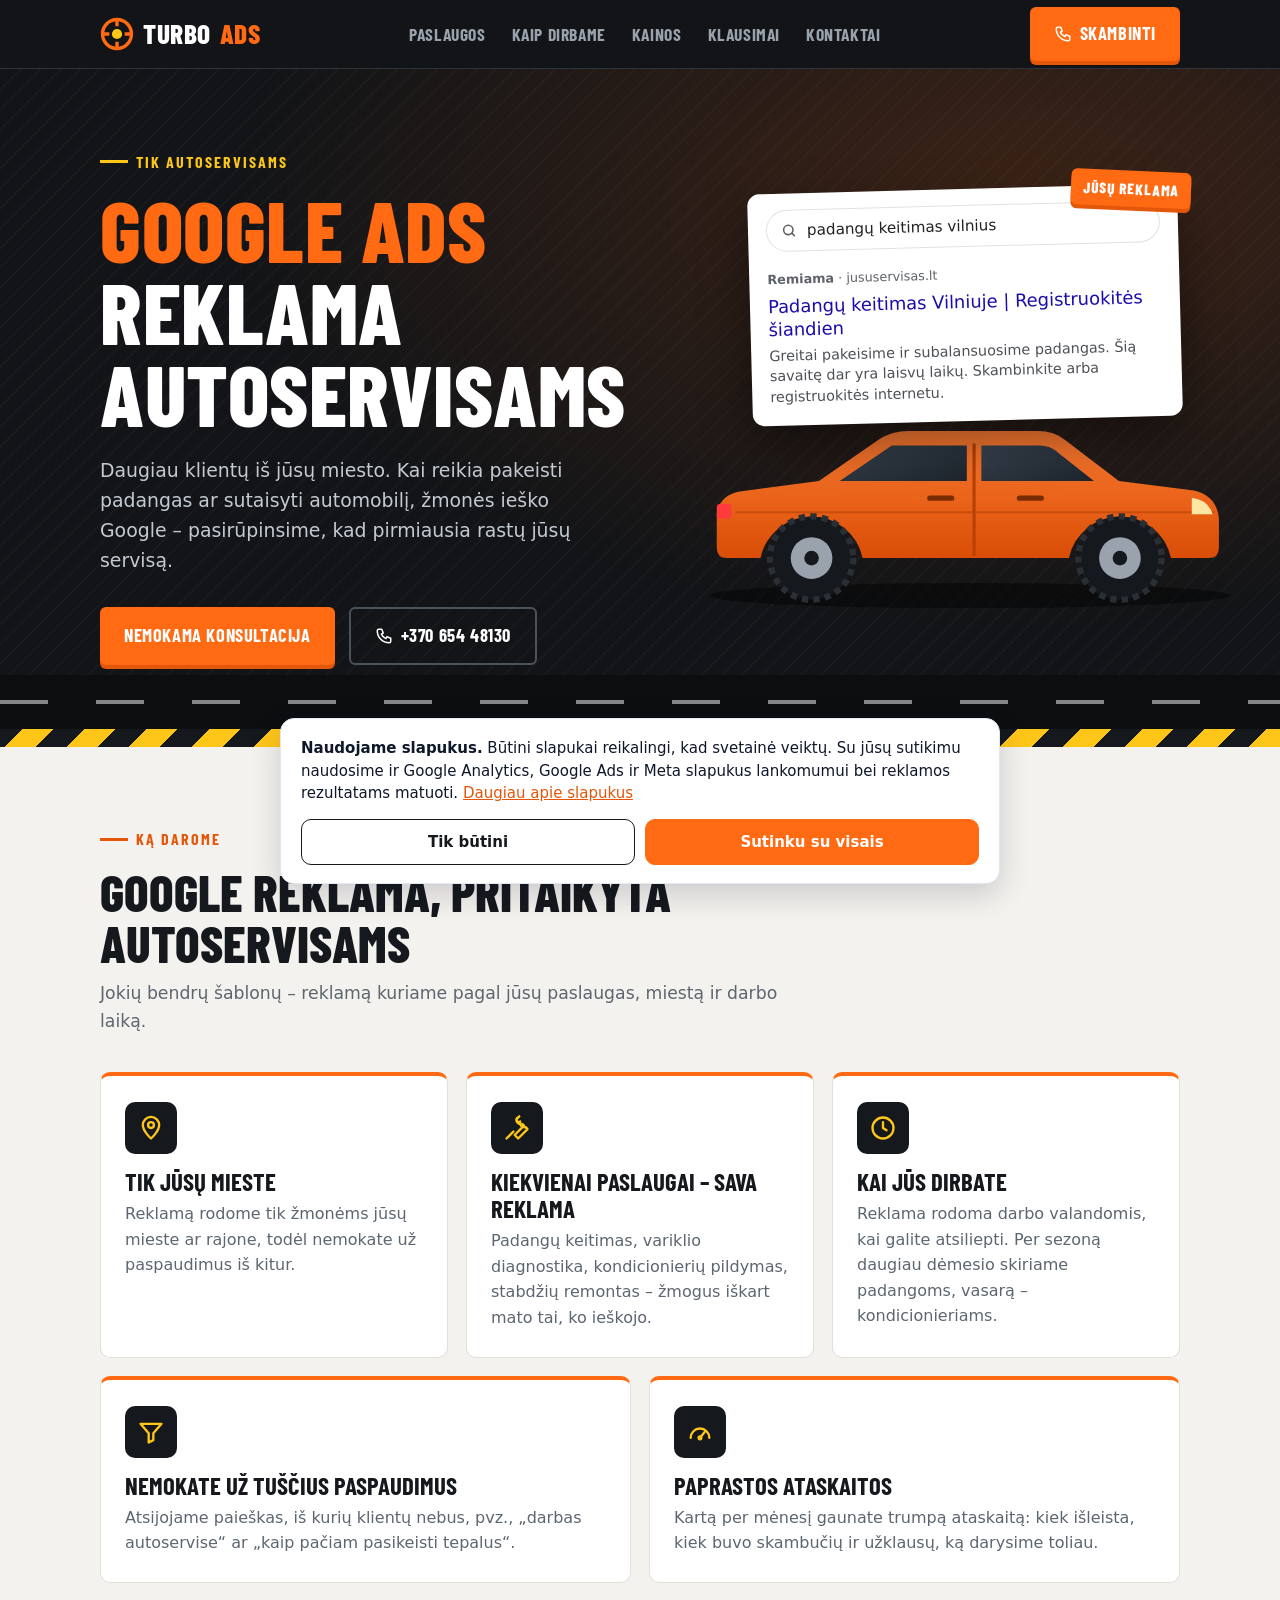
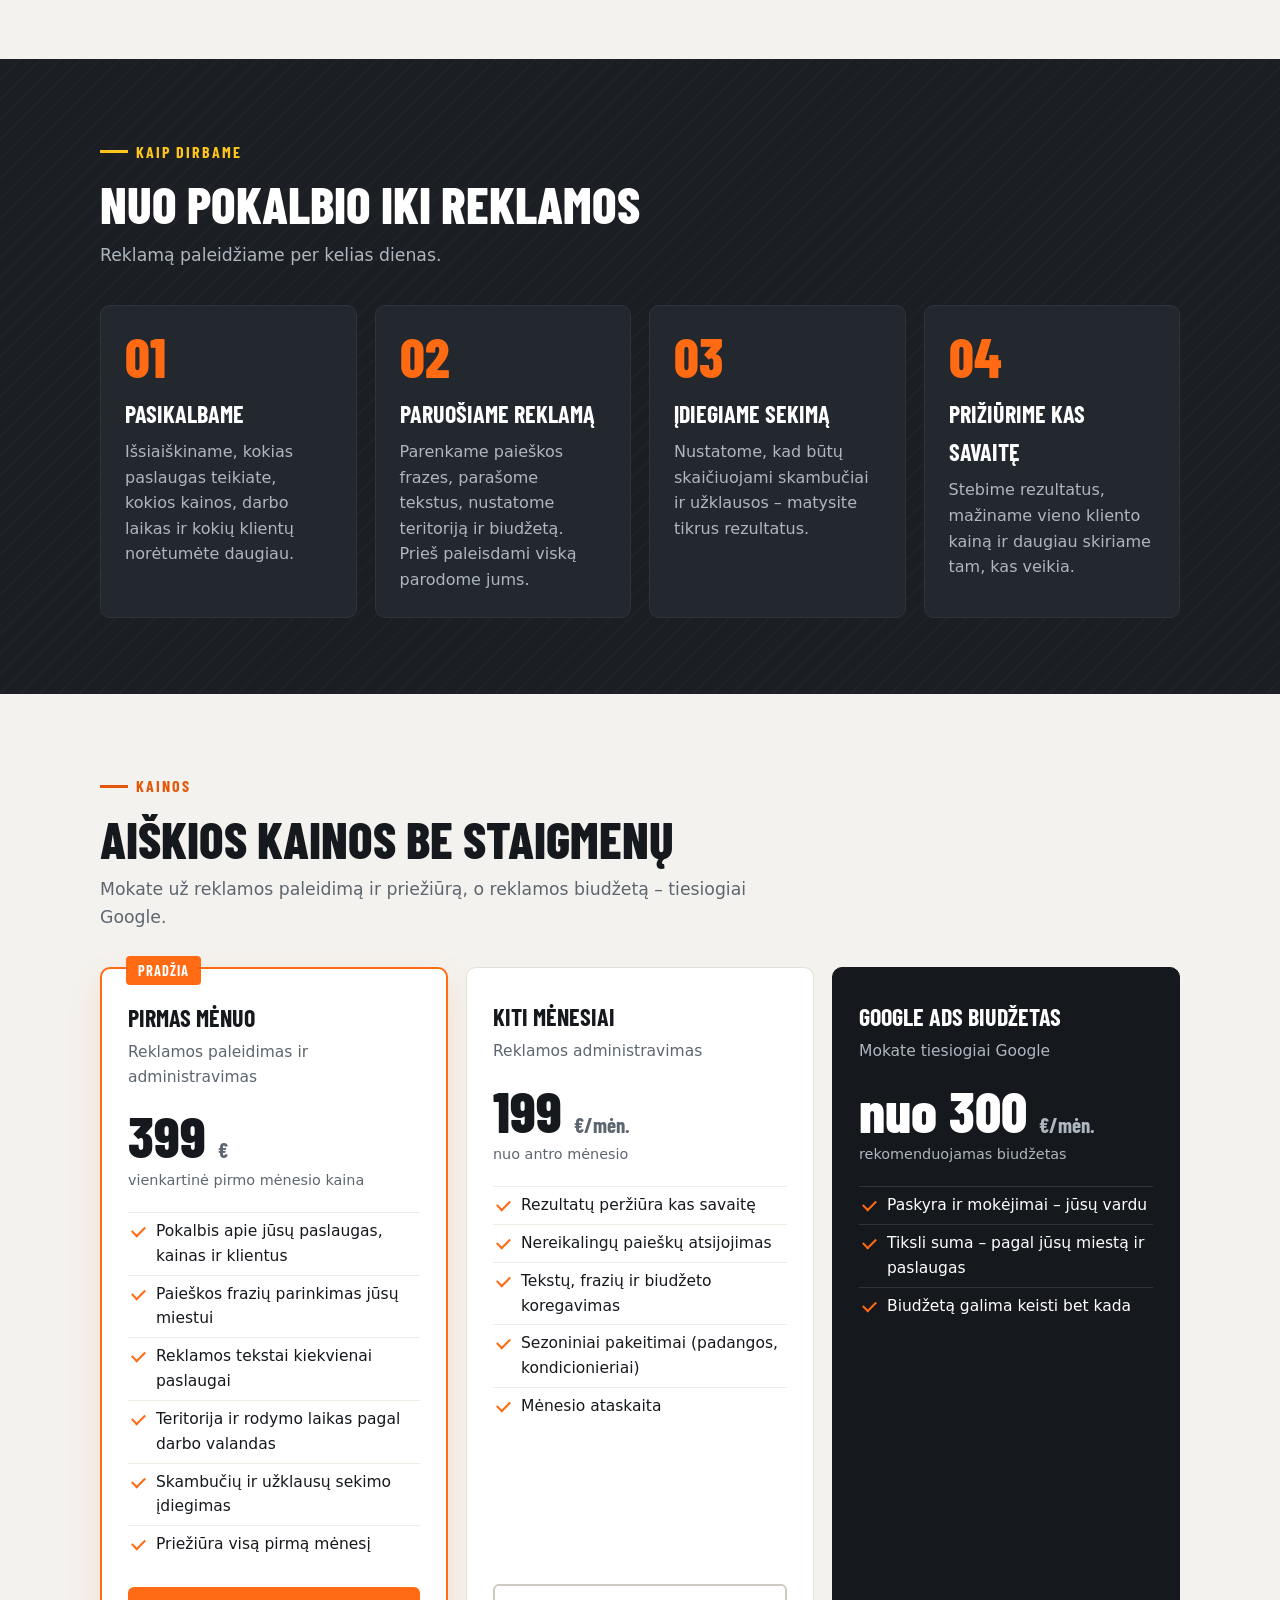
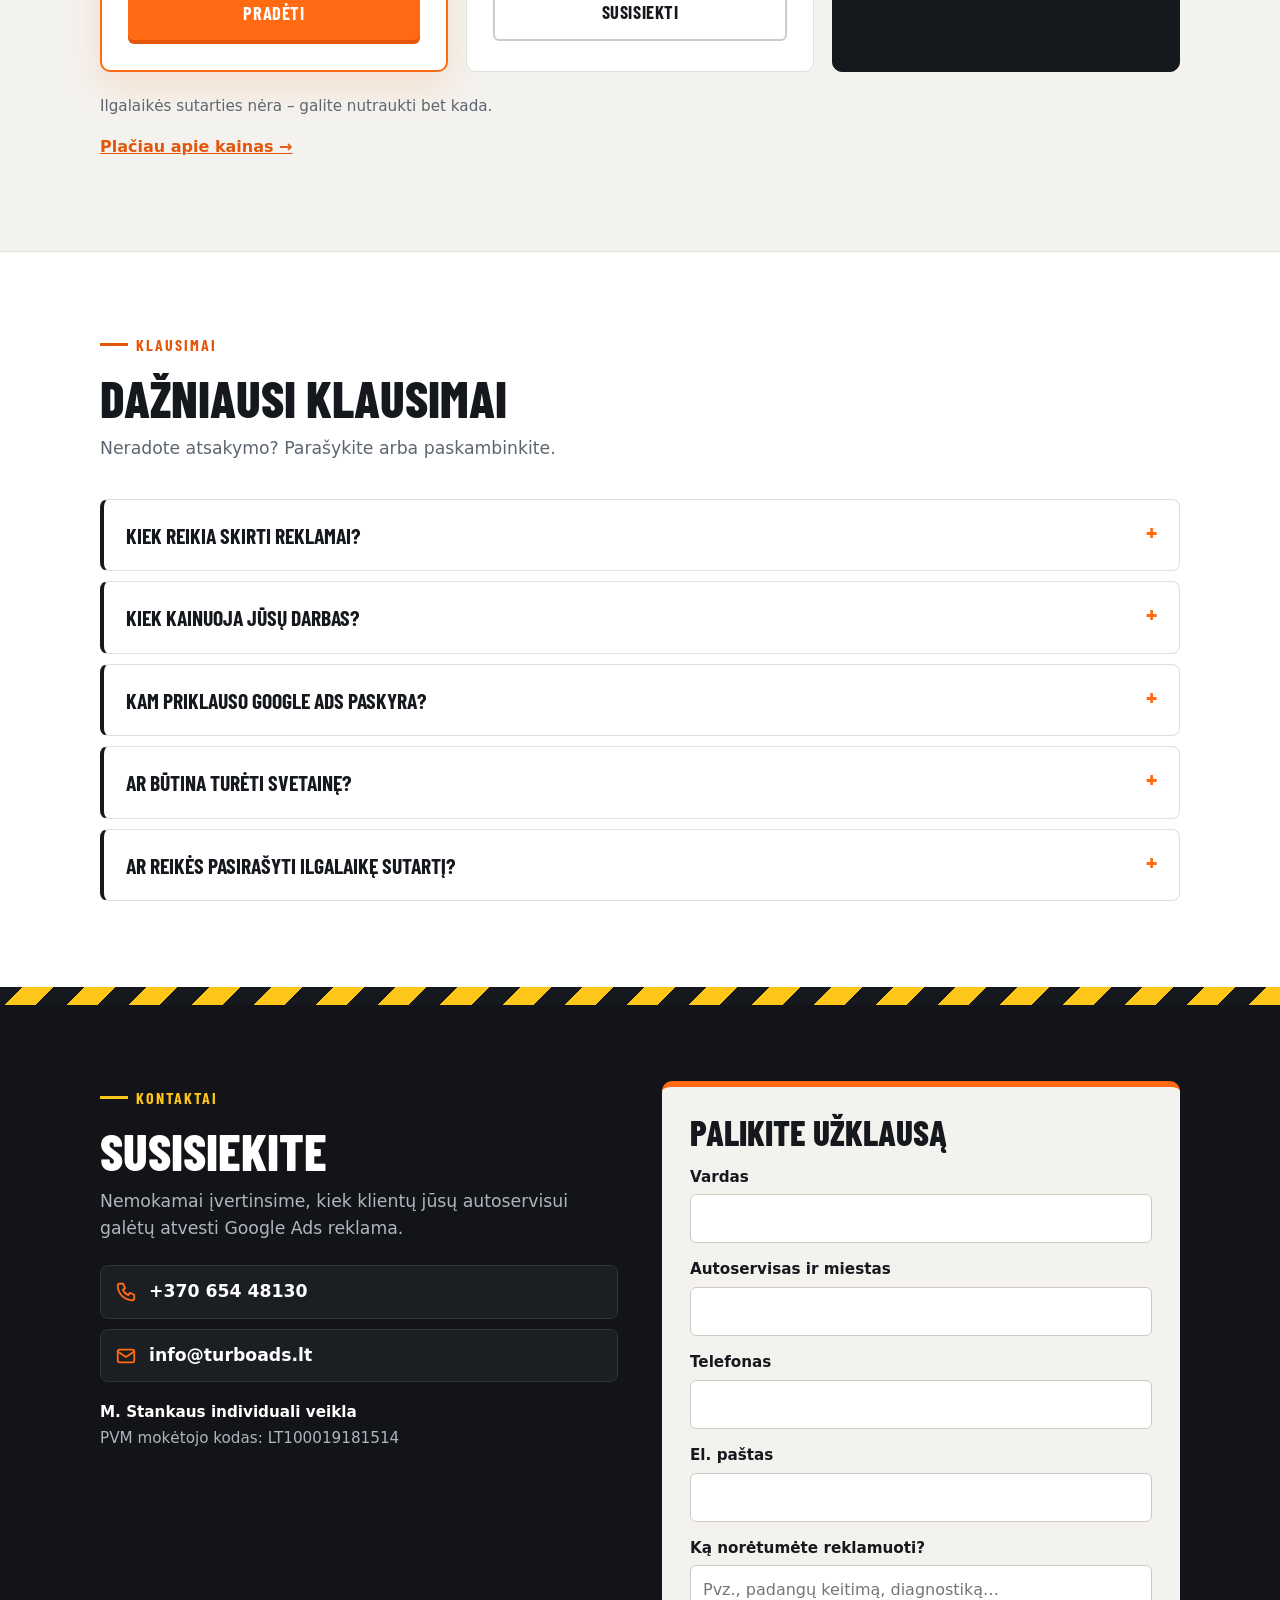
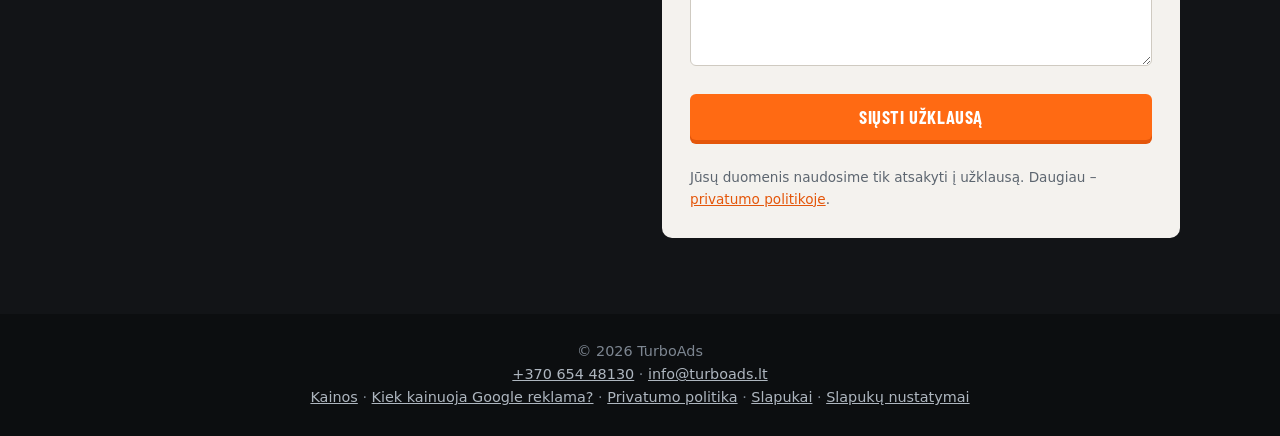
<file: index.html>
<!DOCTYPE html>
<html lang="lt">
<head>
  <script src="/consent.js"></script>
  <!-- Google Tag Manager -->
  <script>(function(w,d,s,l,i){w[l]=w[l]||[];w[l].push({'gtm.start':
  new Date().getTime(),event:'gtm.js'});var f=d.getElementsByTagName(s)[0],
  j=d.createElement(s),dl=l!='dataLayer'?'&l='+l:'';j.async=true;j.src=
  'https://www.googletagmanager.com/gtm.js?id='+i+dl;f.parentNode.insertBefore(j,f);
  })(window,document,'script','dataLayer','GTM-TS2T8J6V');</script>
  <!-- End Google Tag Manager -->
  <meta charset="utf-8">
  <meta name="viewport" content="width=device-width, initial-scale=1, viewport-fit=cover">
  <title>Google Ads reklama autoservisams | TurboAds</title>
  <meta name="description" content="Google Ads reklama autoservisams Lietuvoje: daugiau skambučių ir klientų iš jūsų miesto. Paleidžiame per kelias dienas, administravimas – 199 €/mėn.">
  <meta name="robots" content="index, follow, max-image-preview:large">
  <link rel="canonical" href="https://turboads.lt/">
  <meta name="theme-color" content="#121417">
  <link rel="icon" href="/favicon.ico" sizes="48x48">
  <link rel="icon" href="/favicon.svg" type="image/svg+xml">
  <link rel="icon" href="/favicon-48.png" sizes="48x48" type="image/png">
  <link rel="icon" href="/favicon-192.png" sizes="192x192" type="image/png">
  <link rel="apple-touch-icon" href="/apple-touch-icon.png">
  <link rel="manifest" href="/site.webmanifest">
  <meta property="og:type" content="website">
  <meta property="og:locale" content="lt_LT">
  <meta property="og:site_name" content="TurboAds">
  <meta property="og:title" content="Google Ads reklama autoservisams | TurboAds">
  <meta property="og:description" content="Google Ads reklama autoservisams Lietuvoje: daugiau skambučių ir klientų iš jūsų miesto. Paleidžiame per kelias dienas, administravimas – 199 €/mėn.">
  <meta property="og:url" content="https://turboads.lt/">
  <meta property="og:image" content="https://turboads.lt/og-image.png">
  <meta property="og:image:width" content="1200">
  <meta property="og:image:height" content="630">
  <meta name="twitter:card" content="summary_large_image">
  <link rel="preload" href="/fonts/barlow-condensed-latin-800-normal.woff2" as="font" type="font/woff2" crossorigin>
  <link rel="stylesheet" href="/style.css">
  <script type="application/ld+json">
{
  "@context": "https://schema.org",
  "@graph": [
    {
      "@type": "Organization",
      "@id": "https://turboads.lt/#org",
      "name": "TurboAds",
      "legalName": "M. Stankaus individuali veikla",
      "url": "https://turboads.lt/",
      "logo": "https://turboads.lt/logo.png",
      "image": "https://turboads.lt/og-image.png",
      "email": "info@turboads.lt",
      "telephone": "+37065448130",
      "vatID": "LT100019181514",
      "areaServed": {
        "@type": "Country",
        "name": "Lietuva"
      },
      "contactPoint": {
        "@type": "ContactPoint",
        "telephone": "+37065448130",
        "email": "info@turboads.lt",
        "contactType": "customer service",
        "availableLanguage": [
          "lt"
        ]
      }
    },
    {
      "@type": "WebSite",
      "@id": "https://turboads.lt/#website",
      "url": "https://turboads.lt/",
      "name": "TurboAds",
      "inLanguage": "lt-LT",
      "publisher": {
        "@id": "https://turboads.lt/#org"
      }
    },
    {
      "@type": "Service",
      "@id": "https://turboads.lt/#service",
      "name": "Google Ads reklama autoservisams",
      "serviceType": "Google Ads reklamos paleidimas ir administravimas",
      "provider": {
        "@id": "https://turboads.lt/#org"
      },
      "areaServed": {
        "@type": "Country",
        "name": "Lietuva"
      },
      "audience": {
        "@type": "BusinessAudience",
        "audienceType": "Autoservisai"
      },
      "offers": [
        {
          "@type": "Offer",
          "name": "Pirmas mėnuo: reklamos paleidimas ir administravimas",
          "price": "399",
          "priceCurrency": "EUR",
          "url": "https://turboads.lt/kainos"
        },
        {
          "@type": "Offer",
          "name": "Administravimas nuo antro mėnesio",
          "price": "199",
          "priceCurrency": "EUR",
          "url": "https://turboads.lt/kainos",
          "priceSpecification": {
            "@type": "UnitPriceSpecification",
            "price": "199",
            "priceCurrency": "EUR",
            "unitText": "mėn.",
            "referenceQuantity": {
              "@type": "QuantitativeValue",
              "value": 1,
              "unitCode": "MON"
            }
          }
        }
      ]
    },
    {
      "@type": "FAQPage",
      "mainEntity": [
        {
          "@type": "Question",
          "name": "Kiek reikia skirti reklamai?",
          "acceptedAnswer": {
            "@type": "Answer",
            "text": "Rekomenduojamas Google Ads biudžetas – nuo 300 € per mėnesį. Tikslią sumą pasiūlome pažiūrėję, kiek žmonių jūsų mieste ieško tokių paslaugų ir kiek kainuoja paspaudimas."
          }
        },
        {
          "@type": "Question",
          "name": "Kiek kainuoja jūsų darbas?",
          "acceptedAnswer": {
            "@type": "Answer",
            "text": "Pirmas mėnuo su reklamos paleidimu ir administravimu – 399 €, vėliau administravimas – 199 € per mėnesį. Google Ads biudžetas mokamas atskirai, tiesiogiai Google."
          }
        },
        {
          "@type": "Question",
          "name": "Kam priklauso Google Ads paskyra?",
          "acceptedAnswer": {
            "@type": "Answer",
            "text": "Jums. Už reklamą Google mokate tiesiogiai, o mes ją sukuriame ir prižiūrime."
          }
        },
        {
          "@type": "Question",
          "name": "Ar būtina turėti svetainę?",
          "acceptedAnswer": {
            "@type": "Answer",
            "text": "Geriau, jei ji yra, bet galima pradėti ir be jos – su reklama, kurią paspaudus iškart skambinama, arba su užklausos forma pačioje reklamoje."
          }
        },
        {
          "@type": "Question",
          "name": "Ar reikės pasirašyti ilgalaikę sutartį?",
          "acceptedAnswer": {
            "@type": "Answer",
            "text": "Ne. Dirbame kas mėnesį – jei rezultatai netenkins, galėsite bet kada nutraukti."
          }
        }
      ]
    }
  ]
}
  </script>
</head>
<body>
  <!-- Google Tag Manager (noscript) -->
  <noscript><iframe src="https://www.googletagmanager.com/ns.html?id=GTM-TS2T8J6V"
  height="0" width="0" style="display:none;visibility:hidden"></iframe></noscript>
  <!-- End Google Tag Manager (noscript) -->

  <svg width="0" height="0" style="position:absolute" aria-hidden="true">
    <defs>
      <symbol id="i-pin" viewBox="0 0 24 24" fill="none" stroke-width="2" stroke-linecap="round" stroke-linejoin="round"><path d="M12 21s-7-6.2-7-11.5A7 7 0 0 1 19 9.5C19 14.8 12 21 12 21z"/><circle cx="12" cy="9.5" r="2.5"/></symbol>
      <symbol id="i-wrench" viewBox="0 0 24 24" fill="none" stroke-width="2" stroke-linecap="round" stroke-linejoin="round"><path d="M14.7 6.3a4 4 0 0 0 5 5L21 13l-8 8-3-3 8-8-1.3-1.3a4 4 0 0 1-5-5L14 2l-2.5 2.5 1 2.3 2.2 1z"/><path d="M3 21l6-6"/></symbol>
      <symbol id="i-clock" viewBox="0 0 24 24" fill="none" stroke-width="2" stroke-linecap="round" stroke-linejoin="round"><circle cx="12" cy="12" r="9"/><path d="M12 7v5l3 2"/></symbol>
      <symbol id="i-filter" viewBox="0 0 24 24" fill="none" stroke-width="2" stroke-linecap="round" stroke-linejoin="round"><path d="M3 5h18l-7 8v6l-4 2v-8z"/></symbol>
      <symbol id="i-gauge" viewBox="0 0 24 24" fill="none" stroke-width="2" stroke-linecap="round" stroke-linejoin="round"><path d="M4 17a8 8 0 1 1 16 0"/><path d="M12 17l4-5"/><circle cx="12" cy="17" r="1.2"/></symbol>
      <symbol id="i-phone" viewBox="0 0 24 24" fill="none" stroke-width="2" stroke-linecap="round" stroke-linejoin="round"><path d="M5 3h4l2 5-2.5 1.5a11 11 0 0 0 6 6L16 13l5 2v4a2 2 0 0 1-2 2A16 16 0 0 1 3 5a2 2 0 0 1 2-2z"/></symbol>
      <symbol id="i-mail" viewBox="0 0 24 24" fill="none" stroke-width="2" stroke-linecap="round" stroke-linejoin="round"><rect x="3" y="5" width="18" height="14" rx="2"/><path d="M3 7l9 6 9-6"/></symbol>
      <symbol id="i-chat" viewBox="0 0 24 24" fill="none" stroke-width="2" stroke-linecap="round" stroke-linejoin="round"><path d="M21 12a8 8 0 0 1-11.6 7.1L4 20l1-4.6A8 8 0 1 1 21 12z"/></symbol>
      <symbol id="i-search" viewBox="0 0 24 24" fill="none" stroke-width="2.4" stroke-linecap="round"><circle cx="11" cy="11" r="7"/><path d="M20 20l-4-4"/></symbol>
    </defs>
  </svg>

  <header>
    <div class="wrap nav">
      <a class="logo" href="/" aria-label="TurboAds – pradžia">
        <svg viewBox="0 0 40 40" aria-hidden="true"><circle cx="20" cy="20" r="17" fill="none" stroke="#ff6a13" stroke-width="4"/><circle cx="20" cy="20" r="6" fill="#ffc61a"/><path d="M20 3v8M20 29v8M3 20h8M29 20h8" stroke="#ff6a13" stroke-width="4"/></svg>
        Turbo<span>Ads</span>
      </a>
      <nav class="nav-links" id="menu" aria-label="Pagrindinis meniu">
        <a href="/#paslaugos">Paslaugos</a>
        <a href="/#kaip">Kaip dirbame</a>
        <a href="/kainos">Kainos</a>
        <a href="/#duk">Klausimai</a>
        <a href="/#kontaktai">Kontaktai</a>
      </nav>
      <div class="nav-right">
        <a class="btn btn-primary btn-call" href="tel:+37065448130" aria-label="Skambinti +370 654 48130"><svg aria-hidden="true"><use href="#i-phone" stroke="currentColor"/></svg><span>Skambinti</span></a>
        <button class="menu-btn" type="button" aria-label="Meniu" aria-controls="menu" aria-expanded="false">
          <svg viewBox="0 0 24 24" fill="none" stroke="currentColor" stroke-width="2.2" stroke-linecap="round" aria-hidden="true"><path d="M4 7h16M4 12h16M4 17h16"/></svg>
        </button>
      </div>
    </div>
  </header>

  <main>
    <section class="hero" style="padding-bottom:0">
      <div class="wrap hero-grid">
        <div>
          <div class="eyebrow">Tik autoservisams</div>
          <h1><span>Google Ads</span> reklama autoservisams</h1>
          <p class="sub">Daugiau klientų iš jūsų miesto. Kai reikia pakeisti padangas ar sutaisyti automobilį, žmonės ieško Google – pasirūpinsime, kad pirmiausia rastų jūsų servisą.</p>
          <div class="buttons">
            <a class="btn btn-primary" href="#kontaktai">Nemokama konsultacija</a>
            <a class="btn btn-ghost" href="tel:+37065448130"><svg aria-hidden="true"><use href="#i-phone" stroke="currentColor"/></svg>+370 654 48130</a>
          </div>
        </div>

        <div class="hero-art">
          <div class="serp" role="img" aria-label="Autoserviso reklamos pavyzdys Google paieškoje">
            <span class="pin">Jūsų reklama</span>
            <div class="q"><svg aria-hidden="true"><use href="#i-search" stroke="#5f6368"/></svg>padangų keitimas vilnius</div>
            <small><b>Remiama</b> · jususervisas.lt</small>
            <div class="t">Padangų keitimas Vilniuje | Registruokitės šiandien</div>
            <p>Greitai pakeisime ir subalansuosime padangas. Šią savaitę dar yra laisvų laikų. Skambinkite arba registruokitės internetu.</p>
          </div>

          <!-- Car illustration -->
          <svg class="car" viewBox="0 0 560 230" aria-hidden="true">
            <defs>
              <linearGradient id="body" x1="0" y1="0" x2="0" y2="1"><stop offset="0" stop-color="#ff7d33"/><stop offset="1" stop-color="#d94d06"/></linearGradient>
              <linearGradient id="glass" x1="0" y1="0" x2="1" y2="1"><stop offset="0" stop-color="#3a4552"/><stop offset="1" stop-color="#1d242c"/></linearGradient>
            </defs>
            <ellipse cx="285" cy="206" rx="250" ry="12" fill="#000" opacity=".45"/>
            <path d="M42 160 L42 128 Q44 110 64 106 L140 96 L198 56 Q210 48 226 48 L350 48 Q366 48 377 57 L428 96 L500 105 Q522 110 524 132 L524 160 Q524 170 514 170 L478 170 A50 50 0 0 0 380 170 L182 170 A50 50 0 0 0 84 170 L52 170 Q42 170 42 160 Z" fill="url(#body)"/>
            <path d="M160 96 L210 62 L282 62 L282 96 Z" fill="url(#glass)"/>
            <path d="M296 62 L352 62 Q362 62 370 69 L404 96 L296 96 Z" fill="url(#glass)"/>
            <path d="M289 60 L289 168" stroke="#b84105" stroke-width="3"/>
            <path d="M60 126 L520 126" stroke="#b84105" stroke-width="2" opacity=".6"/>
            <rect x="244" y="110" width="26" height="5" rx="2.5" fill="#7a2c03"/>
            <rect x="330" y="110" width="26" height="5" rx="2.5" fill="#7a2c03"/>
            <path d="M498 112 Q514 114 518 128 L498 128 Z" fill="#ffe7a3"/>
            <rect x="42" y="118" width="14" height="14" rx="3" fill="#ff3b3b"/>
            <g>
              <circle cx="133" cy="170" r="40" fill="#15181c"/><circle cx="133" cy="170" r="40" fill="none" stroke="#2a2f36" stroke-width="6" stroke-dasharray="6 5"/>
              <circle cx="133" cy="170" r="20" fill="#9aa3ad"/><circle cx="133" cy="170" r="7" fill="#15181c"/>
              <circle cx="429" cy="170" r="40" fill="#15181c"/><circle cx="429" cy="170" r="40" fill="none" stroke="#2a2f36" stroke-width="6" stroke-dasharray="6 5"/>
              <circle cx="429" cy="170" r="20" fill="#9aa3ad"/><circle cx="429" cy="170" r="7" fill="#15181c"/>
            </g>
          </svg>
        </div>
      </div>
      <div class="road"></div>
      <div class="hazard"></div>
    </section>

    <section id="paslaugos">
      <div class="wrap">
        <div class="sec-head">
          <div class="eyebrow">Ką darome</div>
          <h2>Google reklama, pritaikyta autoservisams</h2>
          <p class="lead">Jokių bendrų šablonų – reklamą kuriame pagal jūsų paslaugas, miestą ir darbo laiką.</p>
        </div>
        <div class="grid">
          <div class="card"><div class="ico"><svg aria-hidden="true"><use href="#i-pin"/></svg></div><h3>Tik jūsų mieste</h3><p>Reklamą rodome tik žmonėms jūsų mieste ar rajone, todėl nemokate už paspaudimus iš kitur.</p></div>
          <div class="card"><div class="ico"><svg aria-hidden="true"><use href="#i-wrench"/></svg></div><h3>Kiekvienai paslaugai – sava reklama</h3><p>Padangų keitimas, variklio diagnostika, kondicionierių pildymas, stabdžių remontas – žmogus iškart mato tai, ko ieškojo.</p></div>
          <div class="card"><div class="ico"><svg aria-hidden="true"><use href="#i-clock"/></svg></div><h3>Kai jūs dirbate</h3><p>Reklama rodoma darbo valandomis, kai galite atsiliepti. Per sezoną daugiau dėmesio skiriame padangoms, vasarą – kondicionieriams.</p></div>
          <div class="card"><div class="ico"><svg aria-hidden="true"><use href="#i-filter"/></svg></div><h3>Nemokate už tuščius paspaudimus</h3><p>Atsijojame paieškas, iš kurių klientų nebus, pvz., „darbas autoservise“ ar „kaip pačiam pasikeisti tepalus“.</p></div>
          <div class="card"><div class="ico"><svg aria-hidden="true"><use href="#i-gauge"/></svg></div><h3>Paprastos ataskaitos</h3><p>Kartą per mėnesį gaunate trumpą ataskaitą: kiek išleista, kiek buvo skambučių ir užklausų, ką darysime toliau.</p></div>
        </div>
      </div>
    </section>

    <section id="kaip" class="dark">
      <div class="wrap">
        <div class="sec-head">
          <div class="eyebrow">Kaip dirbame</div>
          <h2>Nuo pokalbio iki reklamos</h2>
          <p class="lead">Reklamą paleidžiame per kelias dienas.</p>
        </div>
        <div class="steps">
          <div class="step"><h3>Pasikalbame</h3><p>Išsiaiškiname, kokias paslaugas teikiate, kokios kainos, darbo laikas ir kokių klientų norėtumėte daugiau.</p></div>
          <div class="step"><h3>Paruošiame reklamą</h3><p>Parenkame paieškos frazes, parašome tekstus, nustatome teritoriją ir biudžetą. Prieš paleisdami viską parodome jums.</p></div>
          <div class="step"><h3>Įdiegiame sekimą</h3><p>Nustatome, kad būtų skaičiuojami skambučiai ir užklausos – matysite tikrus rezultatus.</p></div>
          <div class="step"><h3>Prižiūrime kas savaitę</h3><p>Stebime rezultatus, mažiname vieno kliento kainą ir daugiau skiriame tam, kas veikia.</p></div>
        </div>
      </div>
    </section>

    <section id="kainos">
      <div class="wrap">
        <div class="sec-head">
          <div class="eyebrow">Kainos</div>
          <h2>Aiškios kainos be staigmenų</h2>
          <p class="lead">Mokate už reklamos paleidimą ir priežiūrą, o reklamos biudžetą – tiesiogiai Google.</p>
        </div>

        <div class="prices">
          <div class="price main">
            <span class="badge">Pradžia</span>
            <h3>Pirmas mėnuo</h3>
            <p class="what">Reklamos paleidimas ir administravimas</p>
            <p class="amount">399 <small>€</small></p>
            <p class="note">vienkartinė pirmo mėnesio kaina</p>
            <ul>
              <li>Pokalbis apie jūsų paslaugas, kainas ir klientus</li>
              <li>Paieškos frazių parinkimas jūsų miestui</li>
              <li>Reklamos tekstai kiekvienai paslaugai</li>
              <li>Teritorija ir rodymo laikas pagal darbo valandas</li>
              <li>Skambučių ir užklausų sekimo įdiegimas</li>
              <li>Priežiūra visą pirmą mėnesį</li>
            </ul>
            <a class="btn btn-primary" href="/#kontaktai">Pradėti</a>
          </div>
          <div class="price">
            <h3>Kiti mėnesiai</h3>
            <p class="what">Reklamos administravimas</p>
            <p class="amount">199 <small>€/mėn.</small></p>
            <p class="note">nuo antro mėnesio</p>
            <ul>
              <li>Rezultatų peržiūra kas savaitę</li>
              <li>Nereikalingų paieškų atsijojimas</li>
              <li>Tekstų, frazių ir biudžeto koregavimas</li>
              <li>Sezoniniai pakeitimai (padangos, kondicionieriai)</li>
              <li>Mėnesio ataskaita</li>
            </ul>
            <a class="btn btn-ghost" style="color:var(--ink);border-color:#cfcac1" href="/#kontaktai">Susisiekti</a>
          </div>
          <div class="price budget">
            <h3>Google Ads biudžetas</h3>
            <p class="what">Mokate tiesiogiai Google</p>
            <p class="amount">nuo 300 <small>€/mėn.</small></p>
            <p class="note">rekomenduojamas biudžetas</p>
            <ul>
              <li>Paskyra ir mokėjimai – jūsų vardu</li>
              <li>Tiksli suma – pagal jūsų miestą ir paslaugas</li>
              <li>Biudžetą galima keisti bet kada</li>
            </ul>
          </div>
        </div>
        <p class="price-foot">Ilgalaikės sutarties nėra – galite nutraukti bet kada.</p>
        <p style="margin-top:14px"><a href="/kainos" style="color:var(--orange-d);font-weight:600">Plačiau apie kainas →</a></p>
      </div>
    </section>

    <section id="duk" class="white-sec" style="background:#fff;border-top:1px solid #e3e0da">
      <div class="wrap">
        <div class="sec-head">
          <div class="eyebrow">Klausimai</div>
          <h2>Dažniausi klausimai</h2>
          <p class="lead">Neradote atsakymo? Parašykite arba paskambinkite.</p>
        </div>
        <details><summary>Kiek reikia skirti reklamai?</summary><p>Rekomenduojamas Google Ads biudžetas – nuo 300 € per mėnesį. Tikslią sumą pasiūlome pažiūrėję, kiek žmonių jūsų mieste ieško tokių paslaugų ir kiek kainuoja paspaudimas.</p></details>
        <details><summary>Kiek kainuoja jūsų darbas?</summary><p>Pirmas mėnuo su reklamos paleidimu ir administravimu – 399 €, vėliau administravimas – 199 € per mėnesį. Google Ads biudžetas mokamas atskirai, tiesiogiai Google.</p></details>
        <details><summary>Kam priklauso Google Ads paskyra?</summary><p>Jums. Už reklamą Google mokate tiesiogiai, o mes ją sukuriame ir prižiūrime.</p></details>
        <details><summary>Ar būtina turėti svetainę?</summary><p>Geriau, jei ji yra, bet galima pradėti ir be jos – su reklama, kurią paspaudus iškart skambinama, arba su užklausos forma pačioje reklamoje.</p></details>
        <details><summary>Ar reikės pasirašyti ilgalaikę sutartį?</summary><p>Ne. Dirbame kas mėnesį – jei rezultatai netenkins, galėsite bet kada nutraukti.</p></details>
      </div>
    </section>

    <div class="hazard"></div>
    <section id="kontaktai" class="contact">
      <div class="wrap contact-grid">
        <div>
          <div class="sec-head" style="margin-bottom:0">
            <div class="eyebrow">Kontaktai</div>
            <h2>Susisiekite</h2>
            <p class="lead">Nemokamai įvertinsime, kiek klientų jūsų autoservisui galėtų atvesti Google Ads reklama.</p>
          </div>
          <div class="contact-list">
            <a href="tel:+37065448130"><svg aria-hidden="true"><use href="#i-phone"/></svg>+370 654 48130</a>
            <a href="mailto:info@turboads.lt"><svg aria-hidden="true"><use href="#i-mail"/></svg>info@turboads.lt</a>
          </div>
          <p class="company"><b>M. Stankaus individuali veikla</b><br>PVM mokėtojo kodas: LT100019181514</p>
        </div>
        <form id="contact-form" action="https://api.web3forms.com/submit" method="POST">
          <h2>Palikite užklausą</h2>
          <input type="hidden" name="access_key" value="16f56917-4def-475e-b1c3-ebe5d9a1ff0f">
          <input type="hidden" name="subject" value="Nauja užklausa iš turboads.lt">
          <input type="hidden" name="from_name" value="turboads.lt">
          <input type="hidden" name="redirect" value="https://turboads.lt/thanks">
          <input type="checkbox" name="botcheck" class="hp" tabindex="-1" autocomplete="off" aria-hidden="true">
          <label for="name">Vardas</label>
          <input id="name" name="Vardas" autocomplete="name" required>
          <label for="service">Autoservisas ir miestas</label>
          <input id="service" name="Autoservisas_ir_miestas" autocomplete="organization" required>
          <label for="phone">Telefonas</label>
          <input id="phone" name="Telefonas" type="tel" autocomplete="tel" inputmode="tel" required>
          <label for="email">El. paštas</label>
          <input id="email" name="email" type="email" autocomplete="email">
          <label for="message">Ką norėtumėte reklamuoti?</label>
          <textarea id="message" name="Zinute" rows="3" placeholder="Pvz., padangų keitimą, diagnostiką…"></textarea>
          <button class="btn btn-primary" type="submit">Siųsti užklausą</button>
          <p class="form-status" role="status" aria-live="polite"></p>
          <p class="consent-note">Jūsų duomenis naudosime tik atsakyti į užklausą. Daugiau – <a href="/privatumas">privatumo politikoje</a>.</p>
        </form>
      </div>
    </section>
  </main>

  <footer>
    <div class="wrap">
      © 2026 TurboAds<br>
      <a href="tel:+37065448130">+370 654 48130</a> · <a href="mailto:info@turboads.lt">info@turboads.lt</a><br>
      <a href="/kainos">Kainos</a> · <a href="/google-reklamos-kaina-autoservisui">Kiek kainuoja Google reklama?</a> · <a href="/privatumas">Privatumo politika</a> · <a href="/slapukai">Slapukai</a> · <a href="#" onclick="return openCookieSettings()">Slapukų nustatymai</a>
    </div>
  </footer>
  <div class="callbar">
    <a class="btn btn-primary" href="tel:+37065448130"><svg aria-hidden="true"><use href="#i-phone" stroke="currentColor"/></svg>Skambinti</a>
    <a class="btn btn-ghost" href="/#kontaktai">Užklausa</a>
  </div>

  <script>
    (function () {
      var b = document.querySelector('.menu-btn'), m = document.getElementById('menu');
      if (!b || !m) return;
      b.addEventListener('click', function () {
        var open = m.classList.toggle('open');
        b.setAttribute('aria-expanded', open ? 'true' : 'false');
      });
      m.addEventListener('click', function (e) {
        if (e.target.tagName === 'A') { m.classList.remove('open'); b.setAttribute('aria-expanded', 'false'); }
      });
    })();
    (function () {
      var f = document.getElementById('contact-form');
      if (!f || !window.fetch) return;
      var btn = f.querySelector('button[type=submit]'), st = f.querySelector('.form-status');
      function say(t, bad) { st.textContent = t; st.className = 'form-status' + (bad ? ' bad' : ''); }
      f.addEventListener('submit', function (e) {
        e.preventDefault();
        if (f.querySelector('[name=botcheck]').checked) return;
        var data = {};
        new FormData(f).forEach(function (v, k) { if (k !== 'redirect' && k !== 'botcheck') data[k] = v; });
        btn.disabled = true; btn.textContent = 'Siunčiama…'; say('');
        var ctrl = window.AbortController ? new AbortController() : null;
        var timer = setTimeout(function () { if (ctrl) ctrl.abort(); }, 20000);
        fetch('https://api.web3forms.com/submit', {
          method: 'POST', headers: { 'Content-Type': 'application/json', 'Accept': 'application/json' },
          body: JSON.stringify(data), signal: ctrl ? ctrl.signal : undefined
        }).then(function (r) { return r.json().catch(function () { return {}; }).then(function (j) { return { ok: r.ok, j: j }; }); })
          .then(function (res) {
            clearTimeout(timer);
            if (res.ok && String(res.j.success) === 'true') {
              (window.dataLayer = window.dataLayer || []).push({ event: 'form_success', form_id: 'contact-form' });
              location.href = '/thanks';
              return;
            }
            say('Nepavyko išsiųsti. Skambinkite +370 654 48130 arba rašykite info@turboads.lt.', true);
            btn.disabled = false; btn.textContent = 'Siųsti užklausą';
          })
          .catch(function () {
            clearTimeout(timer);
            say('Nepavyko išsiųsti (ryšio klaida). Skambinkite +370 654 48130 arba rašykite info@turboads.lt.', true);
            btn.disabled = false; btn.textContent = 'Siųsti užklausą';
          });
      });
    })();
  </script>
</body>
</html>
</file>
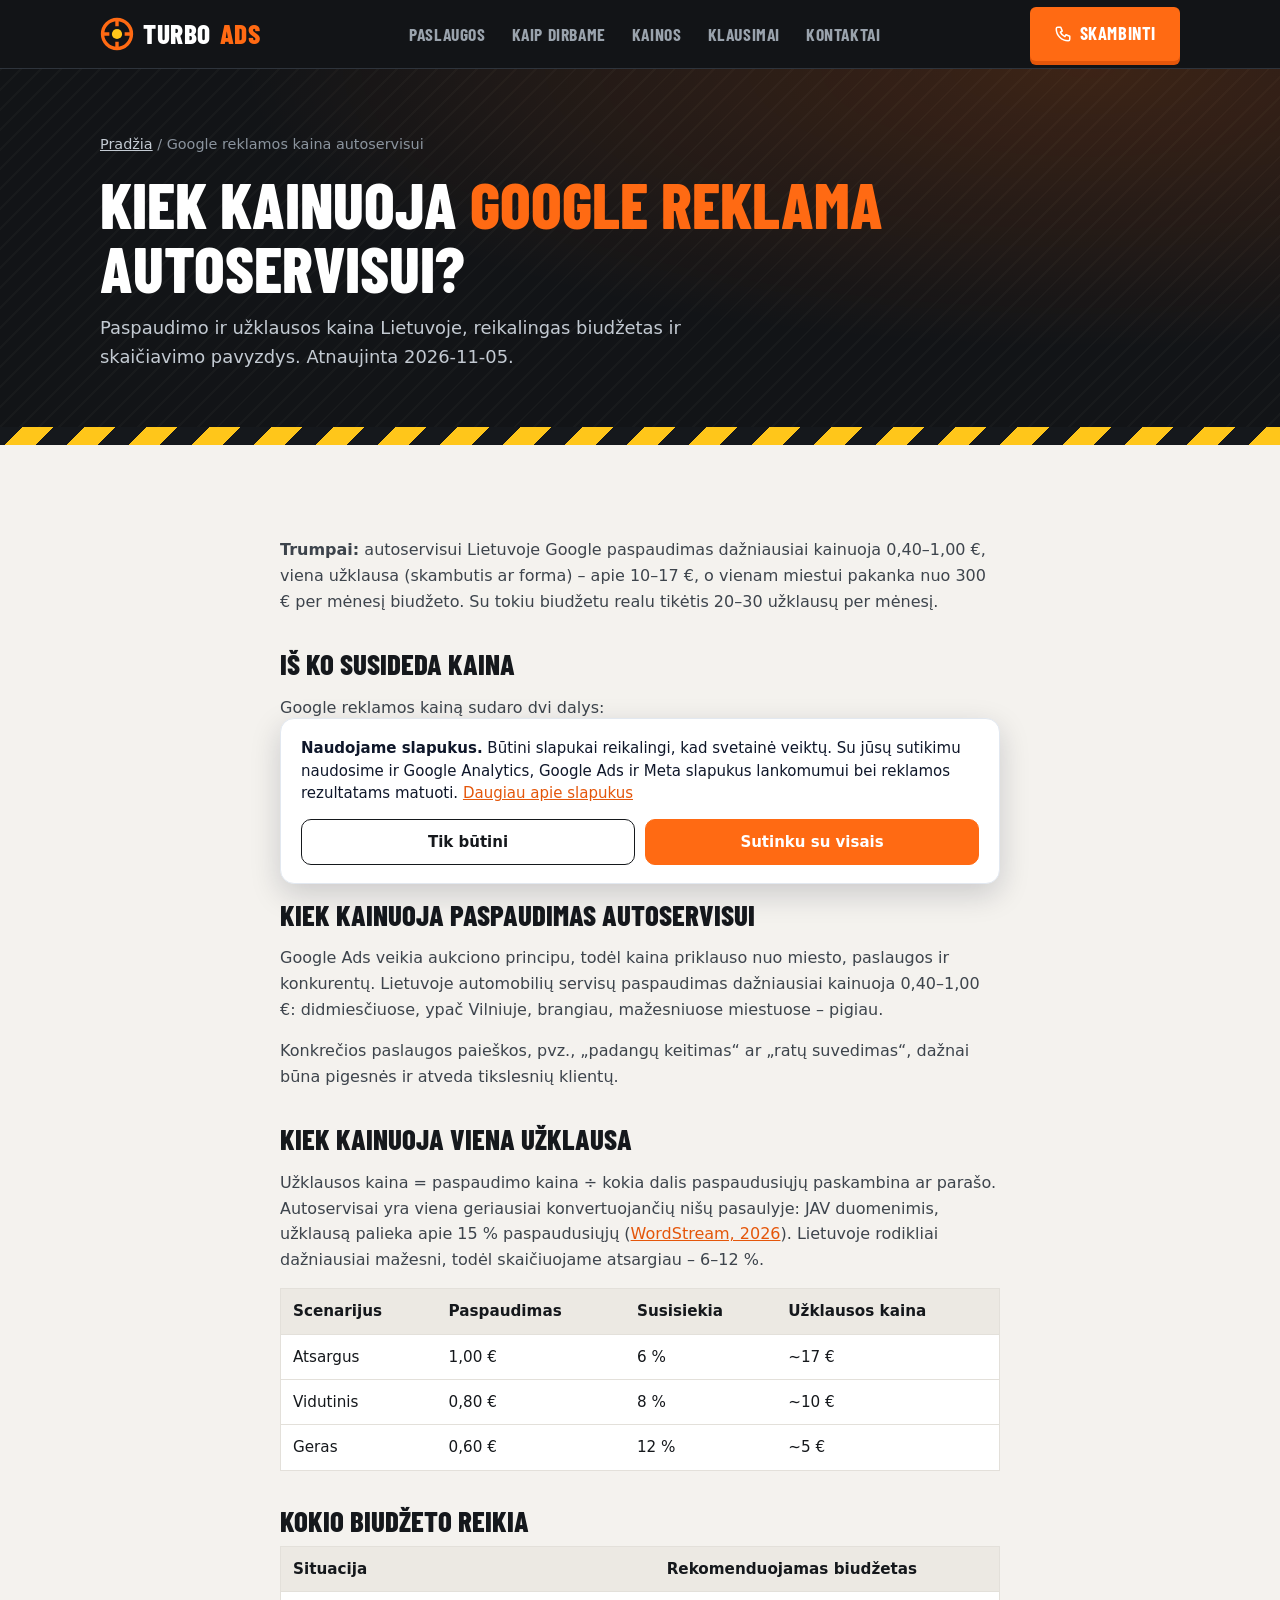
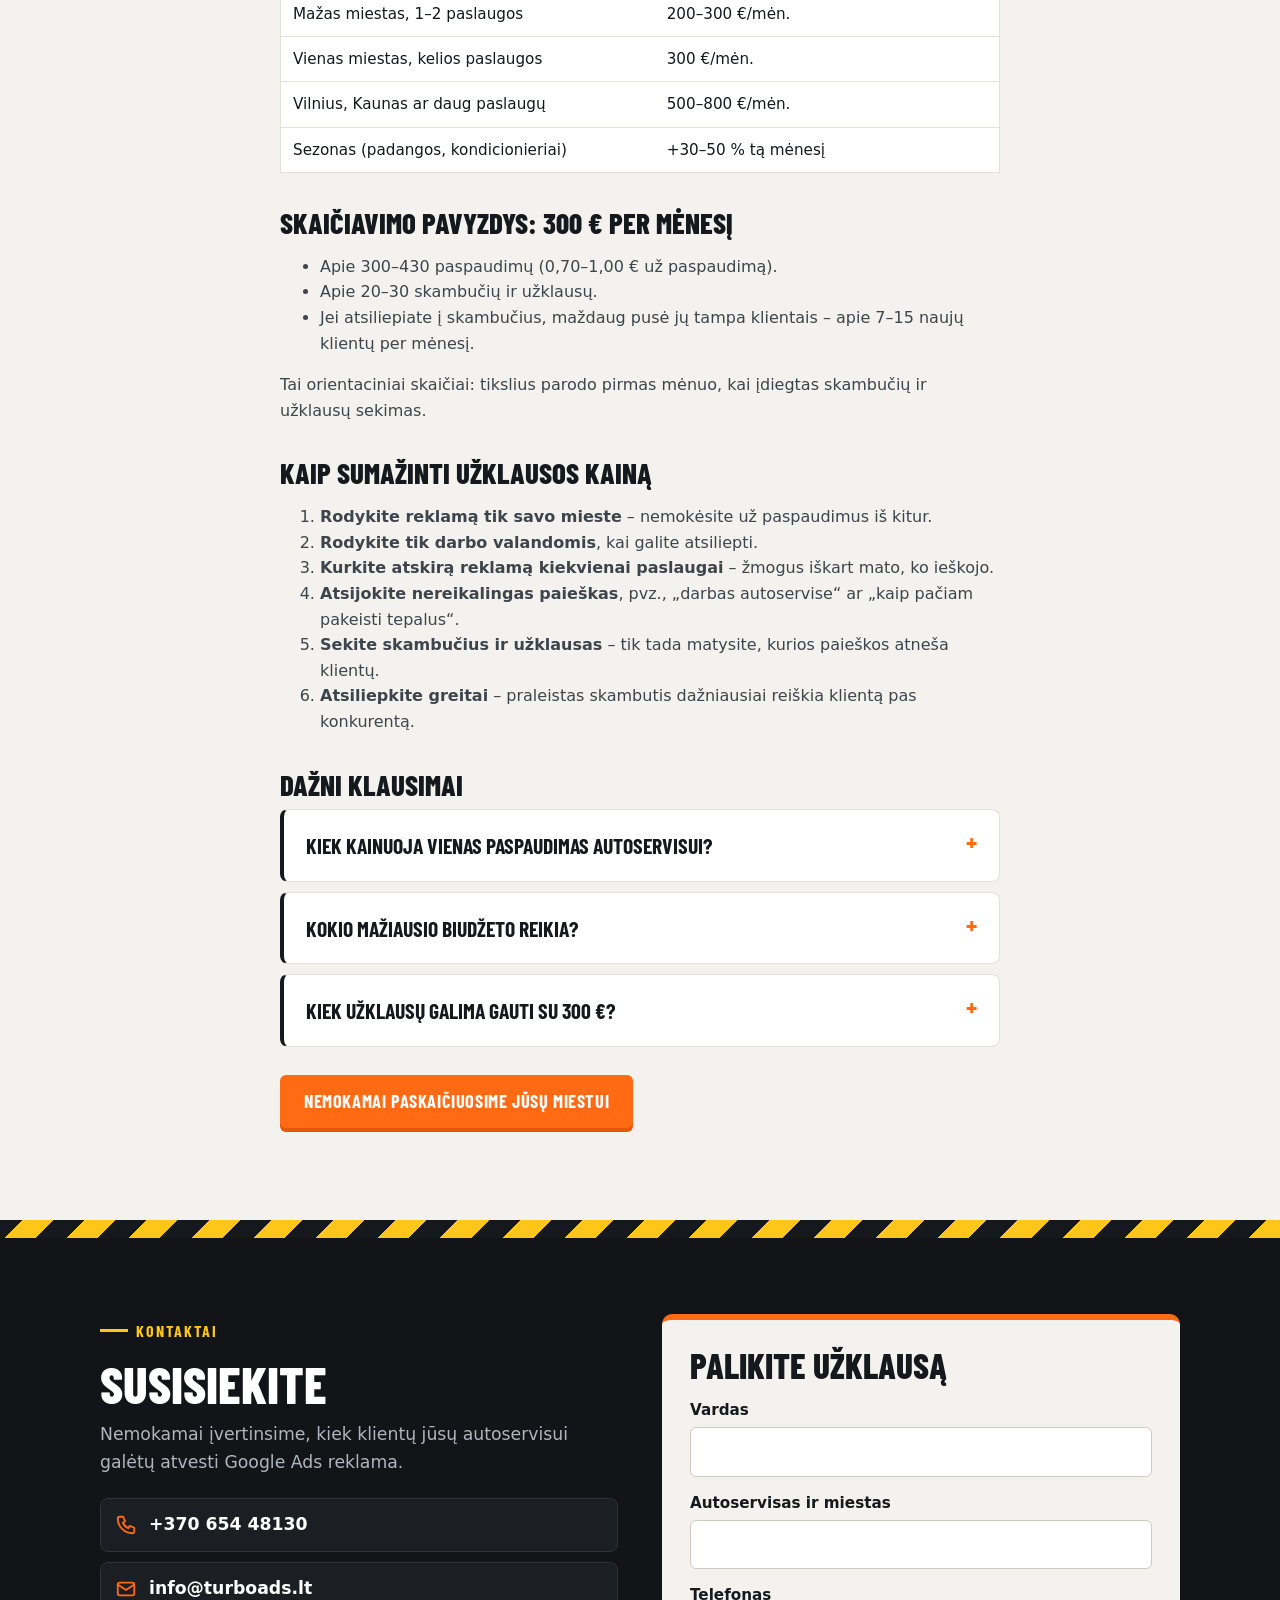
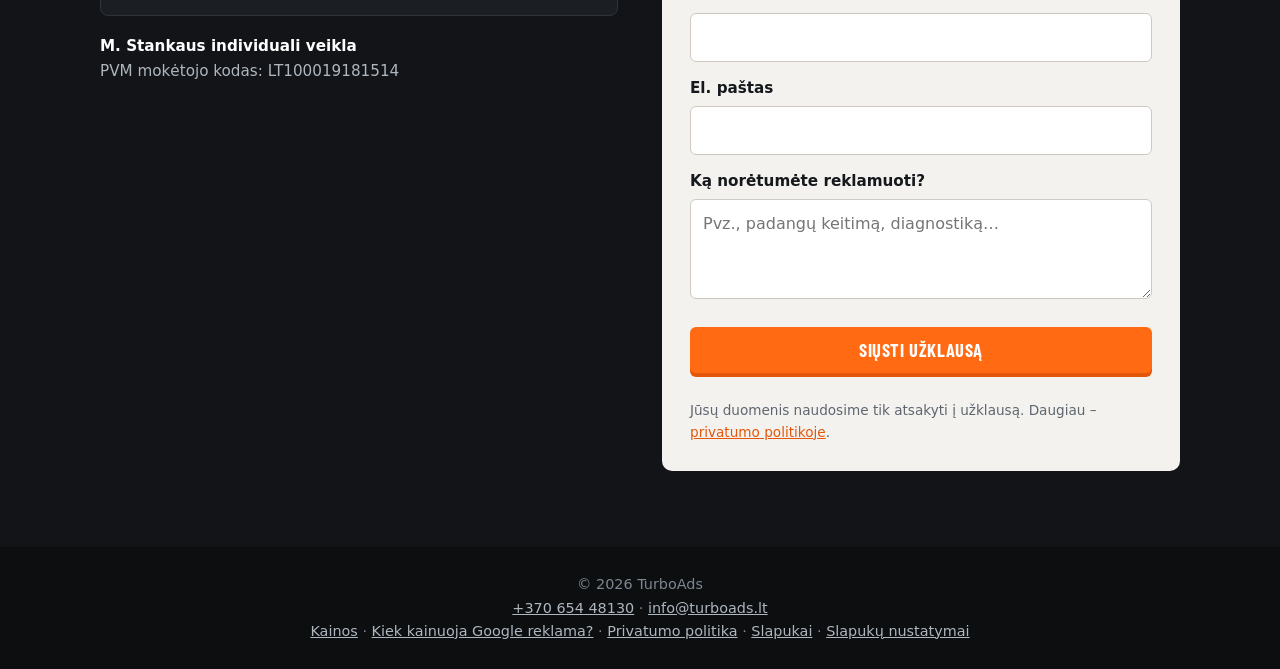
<file: google-reklamos-kaina-autoservisui.html>
<!DOCTYPE html>
<html lang="lt">
<head>
  <script src="/consent.js"></script>
  <!-- Google Tag Manager -->
  <script>(function(w,d,s,l,i){w[l]=w[l]||[];w[l].push({'gtm.start':
  new Date().getTime(),event:'gtm.js'});var f=d.getElementsByTagName(s)[0],
  j=d.createElement(s),dl=l!='dataLayer'?'&l='+l:'';j.async=true;j.src=
  'https://www.googletagmanager.com/gtm.js?id='+i+dl;f.parentNode.insertBefore(j,f);
  })(window,document,'script','dataLayer','GTM-TS2T8J6V');</script>
  <!-- End Google Tag Manager -->
  <meta charset="utf-8">
  <meta name="viewport" content="width=device-width, initial-scale=1, viewport-fit=cover">
  <title>Kiek kainuoja Google reklama autoservisui 2026 m.? | TurboAds</title>
  <meta name="description" content="Google Ads autoservisui: paspaudimas 0,40–1,00 €, užklausa apie 10–17 €, biudžetas nuo 300 €/mėn. Skaičiavimo pavyzdys ir patarimai, kaip sumažinti kainą.">
  <meta name="robots" content="index, follow, max-image-preview:large">
  <link rel="canonical" href="https://turboads.lt/google-reklamos-kaina-autoservisui">
  <meta name="theme-color" content="#121417">
  <link rel="icon" href="/favicon.ico" sizes="48x48">
  <link rel="icon" href="/favicon.svg" type="image/svg+xml">
  <link rel="icon" href="/favicon-48.png" sizes="48x48" type="image/png">
  <link rel="icon" href="/favicon-192.png" sizes="192x192" type="image/png">
  <link rel="apple-touch-icon" href="/apple-touch-icon.png">
  <link rel="manifest" href="/site.webmanifest">
  <meta property="og:type" content="article">
  <meta property="og:locale" content="lt_LT">
  <meta property="og:site_name" content="TurboAds">
  <meta property="og:title" content="Kiek kainuoja Google reklama autoservisui 2026 m.? | TurboAds">
  <meta property="og:description" content="Google Ads autoservisui: paspaudimas 0,40–1,00 €, užklausa apie 10–17 €, biudžetas nuo 300 €/mėn. Skaičiavimo pavyzdys ir patarimai, kaip sumažinti kainą.">
  <meta property="og:url" content="https://turboads.lt/google-reklamos-kaina-autoservisui">
  <meta property="og:image" content="https://turboads.lt/og-image.png">
  <meta property="og:image:width" content="1200">
  <meta property="og:image:height" content="630">
  <meta name="twitter:card" content="summary_large_image">
  <link rel="preload" href="/fonts/barlow-condensed-latin-800-normal.woff2" as="font" type="font/woff2" crossorigin>
  <link rel="stylesheet" href="/style.css">
  <script type="application/ld+json">
{
  "@context": "https://schema.org",
  "@graph": [
    {
      "@type": "Organization",
      "@id": "https://turboads.lt/#org",
      "name": "TurboAds",
      "legalName": "M. Stankaus individuali veikla",
      "url": "https://turboads.lt/",
      "logo": "https://turboads.lt/logo.png",
      "image": "https://turboads.lt/og-image.png",
      "email": "info@turboads.lt",
      "telephone": "+37065448130",
      "vatID": "LT100019181514",
      "areaServed": {
        "@type": "Country",
        "name": "Lietuva"
      },
      "contactPoint": {
        "@type": "ContactPoint",
        "telephone": "+37065448130",
        "email": "info@turboads.lt",
        "contactType": "customer service",
        "availableLanguage": [
          "lt"
        ]
      }
    },
    {
      "@type": "Article",
      "@id": "https://turboads.lt/google-reklamos-kaina-autoservisui#article",
      "headline": "Kiek kainuoja Google reklama autoservisui 2026 m.?",
      "description": "Paspaudimo ir užklausos kaina, reikalingas biudžetas ir skaičiavimo pavyzdys Lietuvos autoservisams.",
      "inLanguage": "lt-LT",
      "datePublished": "2026-11-05",
      "dateModified": "2026-11-05",
      "author": {
        "@id": "https://turboads.lt/#org"
      },
      "publisher": {
        "@id": "https://turboads.lt/#org"
      },
      "image": "https://turboads.lt/og-image.png",
      "mainEntityOfPage": "https://turboads.lt/google-reklamos-kaina-autoservisui"
    },
    {
      "@type": "FAQPage",
      "mainEntity": [
        {
          "@type": "Question",
          "name": "Kiek kainuoja vienas paspaudimas autoservisui?",
          "acceptedAnswer": {
            "@type": "Answer",
            "text": "Lietuvoje autoservisų paieškose paspaudimas dažniausiai kainuoja 0,40–1,00 €. Vilniuje brangiau nei Kaune ar Klaipėdoje."
          }
        },
        {
          "@type": "Question",
          "name": "Kokio mažiausio biudžeto reikia?",
          "acceptedAnswer": {
            "@type": "Answer",
            "text": "Vienam miestui rekomenduojame nuo 300 € per mėnesį Google biudžeto. Mažame mieste kartais užtenka ir 200 €."
          }
        },
        {
          "@type": "Question",
          "name": "Kiek užklausų galima gauti su 300 €?",
          "acceptedAnswer": {
            "@type": "Answer",
            "text": "Paprastai apie 20–30 skambučių ir užklausų per mėnesį, kai viena užklausa kainuoja apie 10–17 €."
          }
        }
      ]
    },
    {
      "@type": "BreadcrumbList",
      "itemListElement": [
        {
          "@type": "ListItem",
          "position": 1,
          "name": "Pradžia",
          "item": "https://turboads.lt/"
        },
        {
          "@type": "ListItem",
          "position": 2,
          "name": "Kiek kainuoja Google reklama autoservisui",
          "item": "https://turboads.lt/google-reklamos-kaina-autoservisui"
        }
      ]
    }
  ]
}
  </script>
</head>
<body>
  <!-- Google Tag Manager (noscript) -->
  <noscript><iframe src="https://www.googletagmanager.com/ns.html?id=GTM-TS2T8J6V"
  height="0" width="0" style="display:none;visibility:hidden"></iframe></noscript>
  <!-- End Google Tag Manager (noscript) -->

  <svg width="0" height="0" style="position:absolute" aria-hidden="true">
    <defs>
      <symbol id="i-pin" viewBox="0 0 24 24" fill="none" stroke-width="2" stroke-linecap="round" stroke-linejoin="round"><path d="M12 21s-7-6.2-7-11.5A7 7 0 0 1 19 9.5C19 14.8 12 21 12 21z"/><circle cx="12" cy="9.5" r="2.5"/></symbol>
      <symbol id="i-wrench" viewBox="0 0 24 24" fill="none" stroke-width="2" stroke-linecap="round" stroke-linejoin="round"><path d="M14.7 6.3a4 4 0 0 0 5 5L21 13l-8 8-3-3 8-8-1.3-1.3a4 4 0 0 1-5-5L14 2l-2.5 2.5 1 2.3 2.2 1z"/><path d="M3 21l6-6"/></symbol>
      <symbol id="i-clock" viewBox="0 0 24 24" fill="none" stroke-width="2" stroke-linecap="round" stroke-linejoin="round"><circle cx="12" cy="12" r="9"/><path d="M12 7v5l3 2"/></symbol>
      <symbol id="i-filter" viewBox="0 0 24 24" fill="none" stroke-width="2" stroke-linecap="round" stroke-linejoin="round"><path d="M3 5h18l-7 8v6l-4 2v-8z"/></symbol>
      <symbol id="i-gauge" viewBox="0 0 24 24" fill="none" stroke-width="2" stroke-linecap="round" stroke-linejoin="round"><path d="M4 17a8 8 0 1 1 16 0"/><path d="M12 17l4-5"/><circle cx="12" cy="17" r="1.2"/></symbol>
      <symbol id="i-phone" viewBox="0 0 24 24" fill="none" stroke-width="2" stroke-linecap="round" stroke-linejoin="round"><path d="M5 3h4l2 5-2.5 1.5a11 11 0 0 0 6 6L16 13l5 2v4a2 2 0 0 1-2 2A16 16 0 0 1 3 5a2 2 0 0 1 2-2z"/></symbol>
      <symbol id="i-mail" viewBox="0 0 24 24" fill="none" stroke-width="2" stroke-linecap="round" stroke-linejoin="round"><rect x="3" y="5" width="18" height="14" rx="2"/><path d="M3 7l9 6 9-6"/></symbol>
      <symbol id="i-chat" viewBox="0 0 24 24" fill="none" stroke-width="2" stroke-linecap="round" stroke-linejoin="round"><path d="M21 12a8 8 0 0 1-11.6 7.1L4 20l1-4.6A8 8 0 1 1 21 12z"/></symbol>
      <symbol id="i-search" viewBox="0 0 24 24" fill="none" stroke-width="2.4" stroke-linecap="round"><circle cx="11" cy="11" r="7"/><path d="M20 20l-4-4"/></symbol>
    </defs>
  </svg>

  <header>
    <div class="wrap nav">
      <a class="logo" href="/" aria-label="TurboAds – pradžia">
        <svg viewBox="0 0 40 40" aria-hidden="true"><circle cx="20" cy="20" r="17" fill="none" stroke="#ff6a13" stroke-width="4"/><circle cx="20" cy="20" r="6" fill="#ffc61a"/><path d="M20 3v8M20 29v8M3 20h8M29 20h8" stroke="#ff6a13" stroke-width="4"/></svg>
        Turbo<span>Ads</span>
      </a>
      <nav class="nav-links" id="menu" aria-label="Pagrindinis meniu">
        <a href="/#paslaugos">Paslaugos</a>
        <a href="/#kaip">Kaip dirbame</a>
        <a href="/kainos">Kainos</a>
        <a href="/#duk">Klausimai</a>
        <a href="/#kontaktai">Kontaktai</a>
      </nav>
      <div class="nav-right">
        <a class="btn btn-primary btn-call" href="tel:+37065448130" aria-label="Skambinti +370 654 48130"><svg aria-hidden="true"><use href="#i-phone" stroke="currentColor"/></svg><span>Skambinti</span></a>
        <button class="menu-btn" type="button" aria-label="Meniu" aria-controls="menu" aria-expanded="false">
          <svg viewBox="0 0 24 24" fill="none" stroke="currentColor" stroke-width="2.2" stroke-linecap="round" aria-hidden="true"><path d="M4 7h16M4 12h16M4 17h16"/></svg>
        </button>
      </div>
    </div>
  </header>

  <main>
    <section class="page-hero">
      <div class="wrap">
        <div class="crumbs"><a href="/">Pradžia</a> / Google reklamos kaina autoservisui</div>
        <h1>Kiek kainuoja <span>Google reklama</span> autoservisui?</h1>
        <p>Paspaudimo ir užklausos kaina Lietuvoje, reikalingas biudžetas ir skaičiavimo pavyzdys. Atnaujinta 2026-11-05.</p>
      </div>
    </section>
    <div class="hazard"></div>
    <section>
      <article class="wrap prose">
        <p><b>Trumpai:</b> autoservisui Lietuvoje Google paspaudimas dažniausiai kainuoja 0,40–1,00 €, viena užklausa (skambutis ar forma) – apie 10–17 €, o vienam miestui pakanka nuo 300 € per mėnesį biudžeto. Su tokiu biudžetu realu tikėtis 20–30 užklausų per mėnesį.</p>

        <h2>Iš ko susideda kaina</h2>
        <p>Google reklamos kainą sudaro dvi dalys:</p>
        <ul>
          <li><b>Reklamos biudžetas</b> – mokate tiesiogiai Google tik už paspaudimus. Dienos ar mėnesio ribą nustatote patys ir galite keisti bet kada.</li>
          <li><b>Administravimas</b> – mokestis už reklamos sukūrimą ir priežiūrą. Pas mus pirmas mėnuo su paleidimu kainuoja 399 €, vėliau – 199 € per mėnesį (<a href="/kainos">plačiau apie kainas</a>).</li>
        </ul>

        <h2>Kiek kainuoja paspaudimas autoservisui</h2>
        <p>Google Ads veikia aukciono principu, todėl kaina priklauso nuo miesto, paslaugos ir konkurentų. Lietuvoje automobilių servisų paspaudimas dažniausiai kainuoja 0,40–1,00 €: didmiesčiuose, ypač Vilniuje, brangiau, mažesniuose miestuose – pigiau.</p>
        <p>Konkrečios paslaugos paieškos, pvz., „padangų keitimas“ ar „ratų suvedimas“, dažnai būna pigesnės ir atveda tikslesnių klientų.</p>

        <h2>Kiek kainuoja viena užklausa</h2>
        <p>Užklausos kaina = paspaudimo kaina ÷ kokia dalis paspaudusiųjų paskambina ar parašo. Autoservisai yra viena geriausiai konvertuojančių nišų pasaulyje: JAV duomenimis, užklausą palieka apie 15 % paspaudusiųjų (<a href="https://www.wordstream.com/blog/2026-google-ads-benchmarks" target="_blank" rel="noopener">WordStream, 2026</a>). Lietuvoje rodikliai dažniausiai mažesni, todėl skaičiuojame atsargiau – 6–12 %.</p>
        <table>
          <tr><th>Scenarijus</th><th>Paspaudimas</th><th>Susisiekia</th><th>Užklausos kaina</th></tr>
          <tr><td>Atsargus</td><td>1,00 €</td><td>6 %</td><td>~17 €</td></tr>
          <tr><td>Vidutinis</td><td>0,80 €</td><td>8 %</td><td>~10 €</td></tr>
          <tr><td>Geras</td><td>0,60 €</td><td>12 %</td><td>~5 €</td></tr>
        </table>

        <h2>Kokio biudžeto reikia</h2>
        <table>
          <tr><th>Situacija</th><th>Rekomenduojamas biudžetas</th></tr>
          <tr><td>Mažas miestas, 1–2 paslaugos</td><td>200–300 €/mėn.</td></tr>
          <tr><td>Vienas miestas, kelios paslaugos</td><td>300 €/mėn.</td></tr>
          <tr><td>Vilnius, Kaunas ar daug paslaugų</td><td>500–800 €/mėn.</td></tr>
          <tr><td>Sezonas (padangos, kondicionieriai)</td><td>+30–50 % tą mėnesį</td></tr>
        </table>

        <h2>Skaičiavimo pavyzdys: 300 € per mėnesį</h2>
        <ul>
          <li>Apie 300–430 paspaudimų (0,70–1,00 € už paspaudimą).</li>
          <li>Apie 20–30 skambučių ir užklausų.</li>
          <li>Jei atsiliepiate į skambučius, maždaug pusė jų tampa klientais – apie 7–15 naujų klientų per mėnesį.</li>
        </ul>
        <p>Tai orientaciniai skaičiai: tikslius parodo pirmas mėnuo, kai įdiegtas skambučių ir užklausų sekimas.</p>

        <h2>Kaip sumažinti užklausos kainą</h2>
        <ol>
          <li><b>Rodykite reklamą tik savo mieste</b> – nemokėsite už paspaudimus iš kitur.</li>
          <li><b>Rodykite tik darbo valandomis</b>, kai galite atsiliepti.</li>
          <li><b>Kurkite atskirą reklamą kiekvienai paslaugai</b> – žmogus iškart mato, ko ieškojo.</li>
          <li><b>Atsijokite nereikalingas paieškas</b>, pvz., „darbas autoservise“ ar „kaip pačiam pakeisti tepalus“.</li>
          <li><b>Sekite skambučius ir užklausas</b> – tik tada matysite, kurios paieškos atneša klientų.</li>
          <li><b>Atsiliepkite greitai</b> – praleistas skambutis dažniausiai reiškia klientą pas konkurentą.</li>
        </ol>

        <h2>Dažni klausimai</h2>
        <details><summary>Kiek kainuoja vienas paspaudimas autoservisui?</summary><p>Lietuvoje autoservisų paieškose paspaudimas dažniausiai kainuoja 0,40–1,00 €. Vilniuje brangiau nei Kaune ar Klaipėdoje.</p></details>
        <details><summary>Kokio mažiausio biudžeto reikia?</summary><p>Vienam miestui rekomenduojame nuo 300 € per mėnesį Google biudžeto. Mažame mieste kartais užtenka ir 200 €.</p></details>
        <details><summary>Kiek užklausų galima gauti su 300 €?</summary><p>Paprastai apie 20–30 skambučių ir užklausų per mėnesį, kai viena užklausa kainuoja apie 10–17 €.</p></details>

        <p style="margin-top:28px"><a class="btn btn-primary" href="/#kontaktai">Nemokamai paskaičiuosime jūsų miestui</a></p>
      </article>
    </section>

    <div class="hazard"></div>
    <section id="kontaktai" class="contact">
      <div class="wrap contact-grid">
        <div>
          <div class="sec-head" style="margin-bottom:0">
            <div class="eyebrow">Kontaktai</div>
            <h2>Susisiekite</h2>
            <p class="lead">Nemokamai įvertinsime, kiek klientų jūsų autoservisui galėtų atvesti Google Ads reklama.</p>
          </div>
          <div class="contact-list">
            <a href="tel:+37065448130"><svg aria-hidden="true"><use href="#i-phone"/></svg>+370 654 48130</a>
            <a href="mailto:info@turboads.lt"><svg aria-hidden="true"><use href="#i-mail"/></svg>info@turboads.lt</a>
          </div>
          <p class="company"><b>M. Stankaus individuali veikla</b><br>PVM mokėtojo kodas: LT100019181514</p>
        </div>
        <form id="contact-form" action="https://api.web3forms.com/submit" method="POST">
          <h2>Palikite užklausą</h2>
          <input type="hidden" name="access_key" value="16f56917-4def-475e-b1c3-ebe5d9a1ff0f">
          <input type="hidden" name="subject" value="Nauja užklausa iš turboads.lt">
          <input type="hidden" name="from_name" value="turboads.lt">
          <input type="hidden" name="redirect" value="https://turboads.lt/thanks">
          <input type="checkbox" name="botcheck" class="hp" tabindex="-1" autocomplete="off" aria-hidden="true">
          <label for="name">Vardas</label>
          <input id="name" name="Vardas" autocomplete="name" required>
          <label for="service">Autoservisas ir miestas</label>
          <input id="service" name="Autoservisas_ir_miestas" autocomplete="organization" required>
          <label for="phone">Telefonas</label>
          <input id="phone" name="Telefonas" type="tel" autocomplete="tel" inputmode="tel" required>
          <label for="email">El. paštas</label>
          <input id="email" name="email" type="email" autocomplete="email">
          <label for="message">Ką norėtumėte reklamuoti?</label>
          <textarea id="message" name="Zinute" rows="3" placeholder="Pvz., padangų keitimą, diagnostiką…"></textarea>
          <button class="btn btn-primary" type="submit">Siųsti užklausą</button>
          <p class="form-status" role="status" aria-live="polite"></p>
          <p class="consent-note">Jūsų duomenis naudosime tik atsakyti į užklausą. Daugiau – <a href="/privatumas">privatumo politikoje</a>.</p>
        </form>
      </div>
    </section>
  </main>

  <footer>
    <div class="wrap">
      © 2026 TurboAds<br>
      <a href="tel:+37065448130">+370 654 48130</a> · <a href="mailto:info@turboads.lt">info@turboads.lt</a><br>
      <a href="/kainos">Kainos</a> · <a href="/google-reklamos-kaina-autoservisui">Kiek kainuoja Google reklama?</a> · <a href="/privatumas">Privatumo politika</a> · <a href="/slapukai">Slapukai</a> · <a href="#" onclick="return openCookieSettings()">Slapukų nustatymai</a>
    </div>
  </footer>
  <div class="callbar">
    <a class="btn btn-primary" href="tel:+37065448130"><svg aria-hidden="true"><use href="#i-phone" stroke="currentColor"/></svg>Skambinti</a>
    <a class="btn btn-ghost" href="/#kontaktai">Užklausa</a>
  </div>

  <script>
    (function () {
      var b = document.querySelector('.menu-btn'), m = document.getElementById('menu');
      if (!b || !m) return;
      b.addEventListener('click', function () {
        var open = m.classList.toggle('open');
        b.setAttribute('aria-expanded', open ? 'true' : 'false');
      });
      m.addEventListener('click', function (e) {
        if (e.target.tagName === 'A') { m.classList.remove('open'); b.setAttribute('aria-expanded', 'false'); }
      });
    })();
    (function () {
      var f = document.getElementById('contact-form');
      if (!f || !window.fetch) return;
      var btn = f.querySelector('button[type=submit]'), st = f.querySelector('.form-status');
      function say(t, bad) { st.textContent = t; st.className = 'form-status' + (bad ? ' bad' : ''); }
      f.addEventListener('submit', function (e) {
        e.preventDefault();
        if (f.querySelector('[name=botcheck]').checked) return;
        var data = {};
        new FormData(f).forEach(function (v, k) { if (k !== 'redirect' && k !== 'botcheck') data[k] = v; });
        btn.disabled = true; btn.textContent = 'Siunčiama…'; say('');
        var ctrl = window.AbortController ? new AbortController() : null;
        var timer = setTimeout(function () { if (ctrl) ctrl.abort(); }, 20000);
        fetch('https://api.web3forms.com/submit', {
          method: 'POST', headers: { 'Content-Type': 'application/json', 'Accept': 'application/json' },
          body: JSON.stringify(data), signal: ctrl ? ctrl.signal : undefined
        }).then(function (r) { return r.json().catch(function () { return {}; }).then(function (j) { return { ok: r.ok, j: j }; }); })
          .then(function (res) {
            clearTimeout(timer);
            if (res.ok && String(res.j.success) === 'true') {
              (window.dataLayer = window.dataLayer || []).push({ event: 'form_success', form_id: 'contact-form' });
              location.href = '/thanks';
              return;
            }
            say('Nepavyko išsiųsti. Skambinkite +370 654 48130 arba rašykite info@turboads.lt.', true);
            btn.disabled = false; btn.textContent = 'Siųsti užklausą';
          })
          .catch(function () {
            clearTimeout(timer);
            say('Nepavyko išsiųsti (ryšio klaida). Skambinkite +370 654 48130 arba rašykite info@turboads.lt.', true);
            btn.disabled = false; btn.textContent = 'Siųsti užklausą';
          });
      });
    })();
  </script>
</body>
</html>
</file>
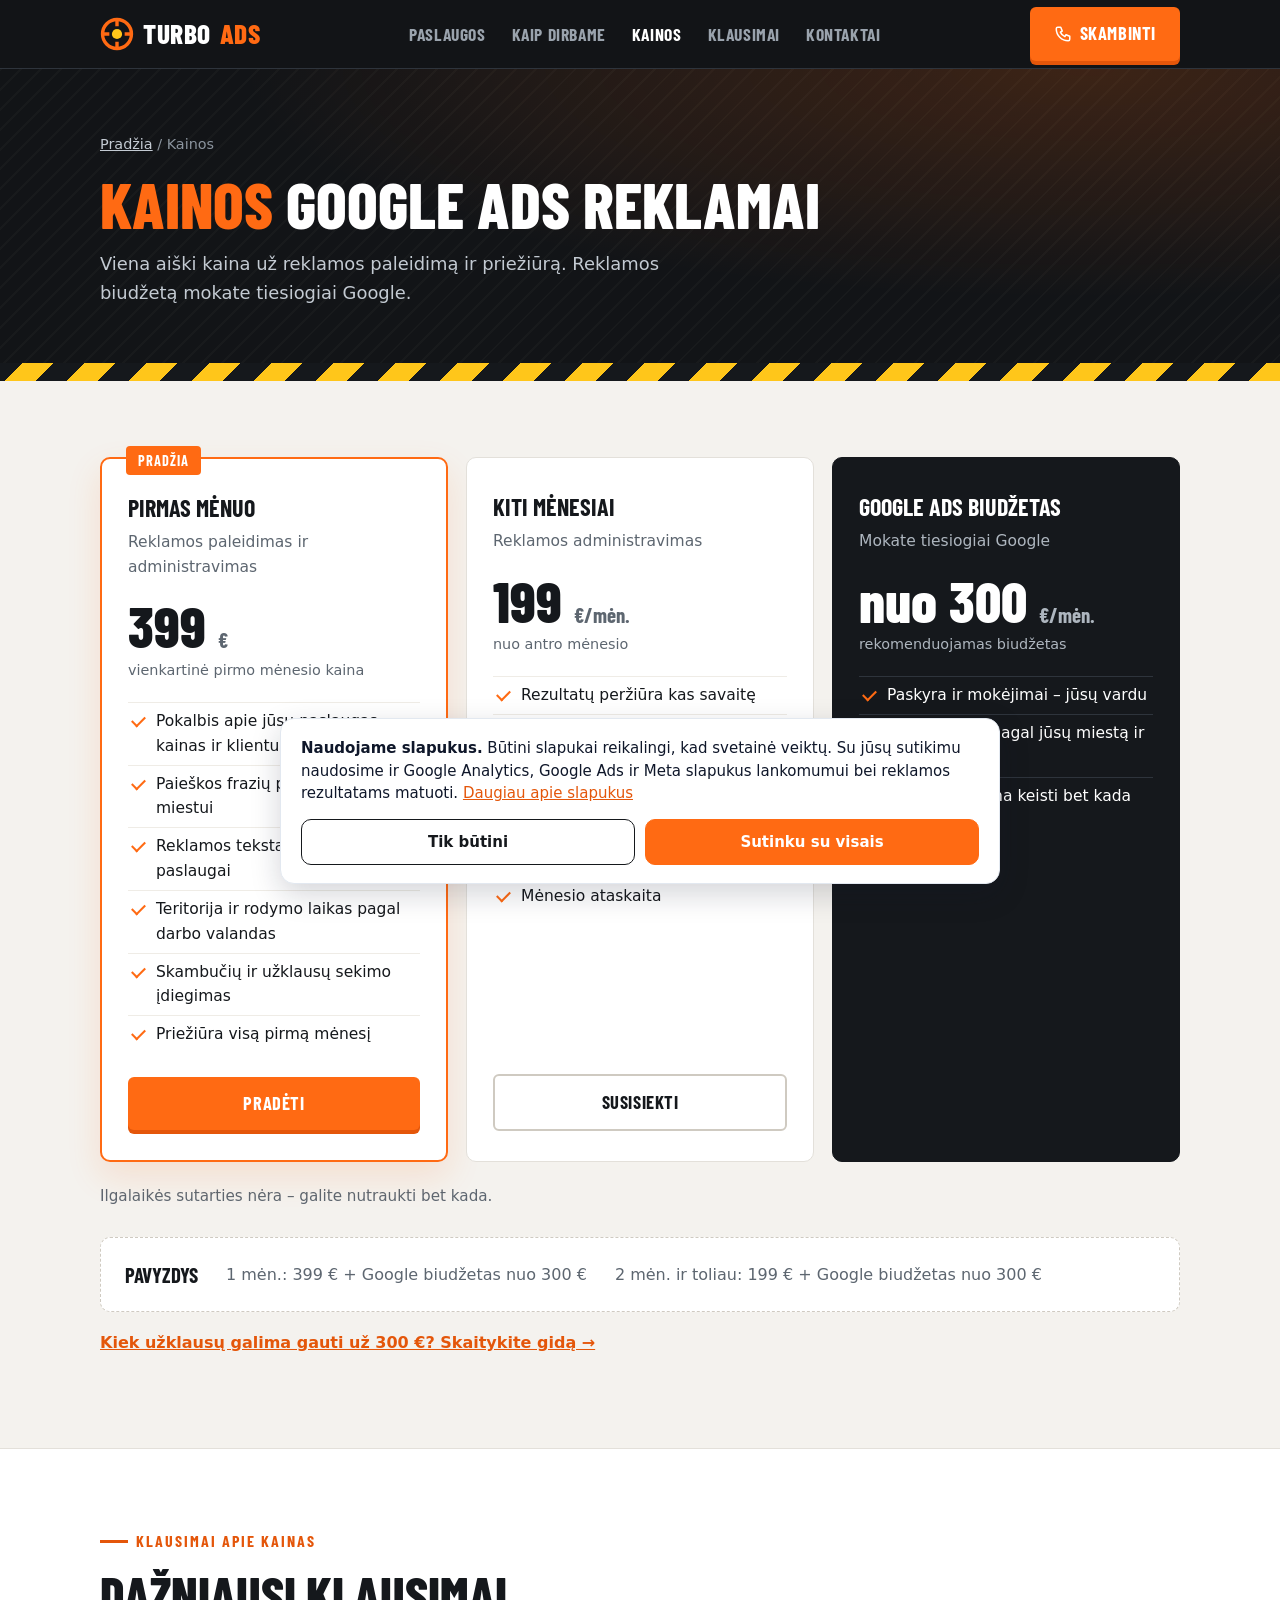
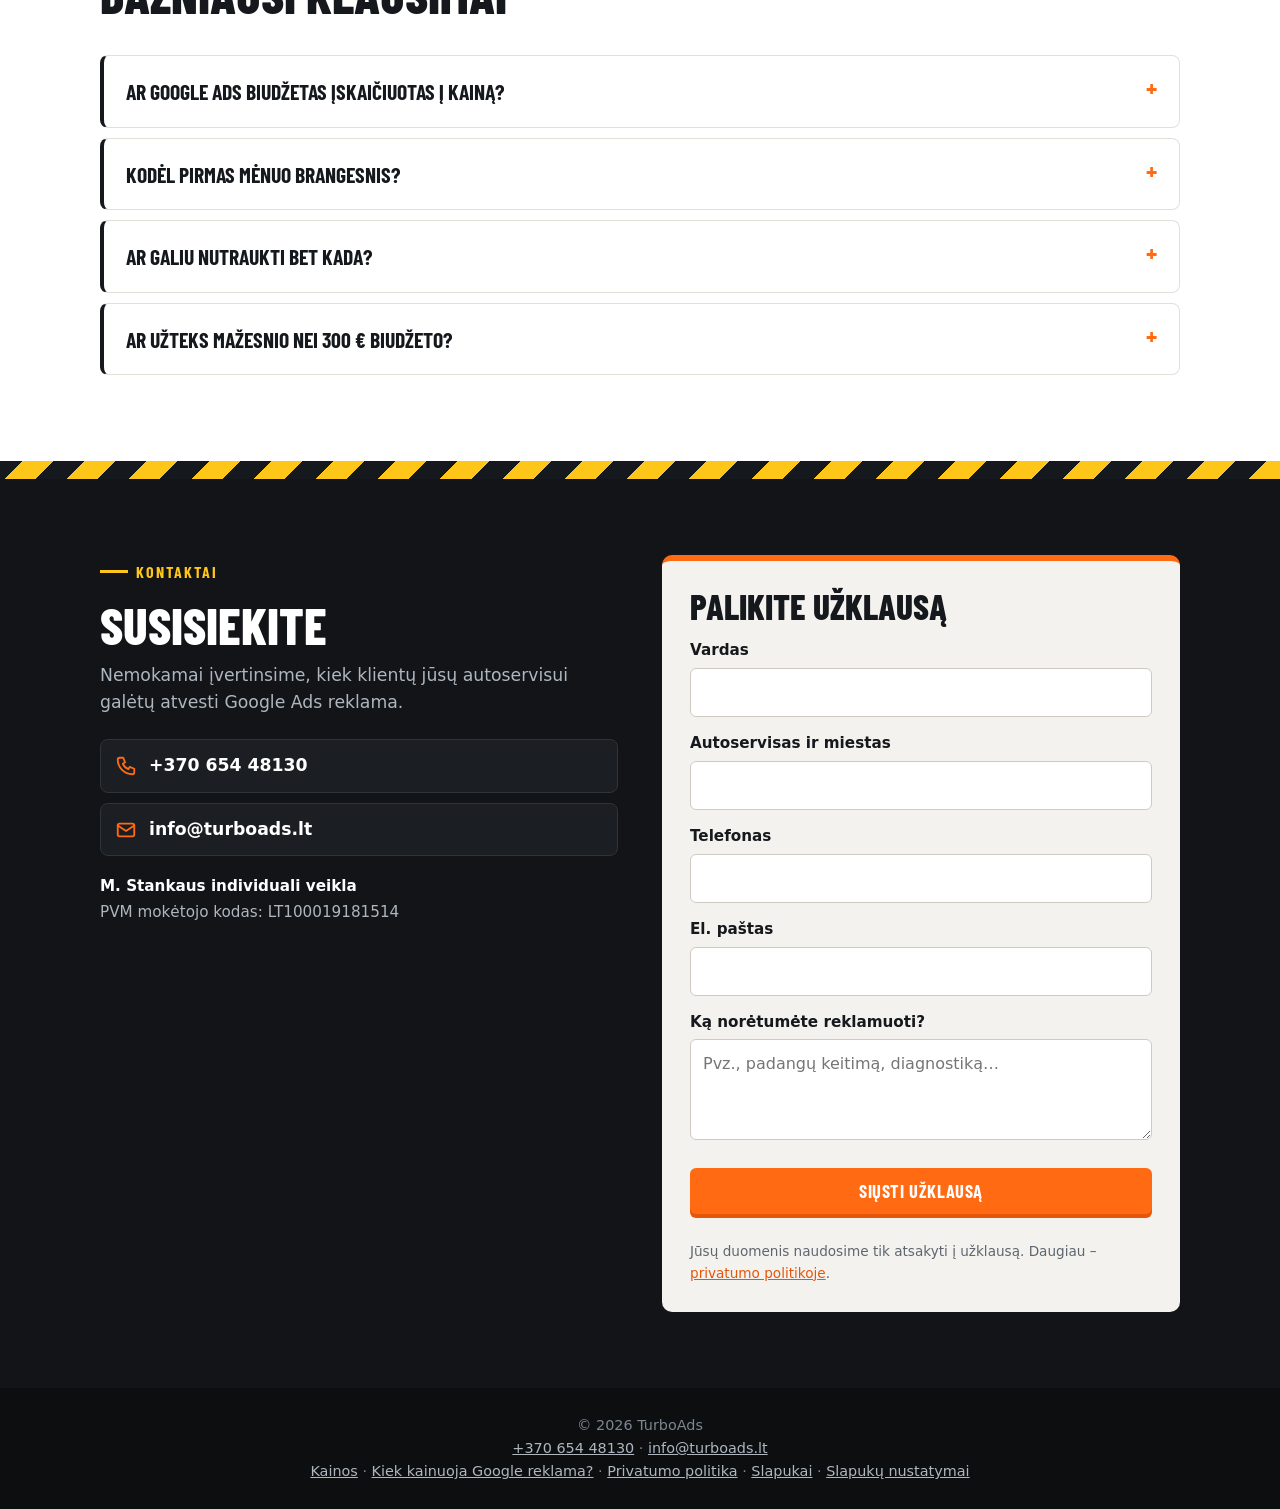
<file: kainos.html>
<!DOCTYPE html>
<html lang="lt">
<head>
  <script src="/consent.js"></script>
  <!-- Google Tag Manager -->
  <script>(function(w,d,s,l,i){w[l]=w[l]||[];w[l].push({'gtm.start':
  new Date().getTime(),event:'gtm.js'});var f=d.getElementsByTagName(s)[0],
  j=d.createElement(s),dl=l!='dataLayer'?'&l='+l:'';j.async=true;j.src=
  'https://www.googletagmanager.com/gtm.js?id='+i+dl;f.parentNode.insertBefore(j,f);
  })(window,document,'script','dataLayer','GTM-TS2T8J6V');</script>
  <!-- End Google Tag Manager -->
  <meta charset="utf-8">
  <meta name="viewport" content="width=device-width, initial-scale=1, viewport-fit=cover">
  <title>Kainos – Google Ads reklama autoservisams | TurboAds</title>
  <meta name="description" content="Google Ads reklamos autoservisams kainos: pirmas mėnuo su paleidimu – 399 €, vėliau administravimas – 199 €/mėn. Rekomenduojamas biudžetas – nuo 300 €/mėn.">
  <meta name="robots" content="index, follow, max-image-preview:large">
  <link rel="canonical" href="https://turboads.lt/kainos">
  <meta name="theme-color" content="#121417">
  <link rel="icon" href="/favicon.ico" sizes="48x48">
  <link rel="icon" href="/favicon.svg" type="image/svg+xml">
  <link rel="icon" href="/favicon-48.png" sizes="48x48" type="image/png">
  <link rel="icon" href="/favicon-192.png" sizes="192x192" type="image/png">
  <link rel="apple-touch-icon" href="/apple-touch-icon.png">
  <link rel="manifest" href="/site.webmanifest">
  <meta property="og:type" content="website">
  <meta property="og:locale" content="lt_LT">
  <meta property="og:site_name" content="TurboAds">
  <meta property="og:title" content="Kainos – Google Ads reklama autoservisams | TurboAds">
  <meta property="og:description" content="Google Ads reklamos autoservisams kainos: pirmas mėnuo su paleidimu – 399 €, vėliau administravimas – 199 €/mėn. Rekomenduojamas biudžetas – nuo 300 €/mėn.">
  <meta property="og:url" content="https://turboads.lt/kainos">
  <meta property="og:image" content="https://turboads.lt/og-image.png">
  <meta property="og:image:width" content="1200">
  <meta property="og:image:height" content="630">
  <meta name="twitter:card" content="summary_large_image">
  <link rel="preload" href="/fonts/barlow-condensed-latin-800-normal.woff2" as="font" type="font/woff2" crossorigin>
  <link rel="stylesheet" href="/style.css">
  <script type="application/ld+json">
{
  "@context": "https://schema.org",
  "@graph": [
    {
      "@type": "Organization",
      "@id": "https://turboads.lt/#org",
      "name": "TurboAds",
      "legalName": "M. Stankaus individuali veikla",
      "url": "https://turboads.lt/",
      "logo": "https://turboads.lt/logo.png",
      "image": "https://turboads.lt/og-image.png",
      "email": "info@turboads.lt",
      "telephone": "+37065448130",
      "vatID": "LT100019181514",
      "areaServed": {
        "@type": "Country",
        "name": "Lietuva"
      },
      "contactPoint": {
        "@type": "ContactPoint",
        "telephone": "+37065448130",
        "email": "info@turboads.lt",
        "contactType": "customer service",
        "availableLanguage": [
          "lt"
        ]
      }
    },
    {
      "@type": "Service",
      "@id": "https://turboads.lt/#service",
      "name": "Google Ads reklama autoservisams",
      "serviceType": "Google Ads reklamos paleidimas ir administravimas",
      "provider": {
        "@id": "https://turboads.lt/#org"
      },
      "areaServed": {
        "@type": "Country",
        "name": "Lietuva"
      },
      "audience": {
        "@type": "BusinessAudience",
        "audienceType": "Autoservisai"
      },
      "offers": [
        {
          "@type": "Offer",
          "name": "Pirmas mėnuo: reklamos paleidimas ir administravimas",
          "price": "399",
          "priceCurrency": "EUR",
          "url": "https://turboads.lt/kainos"
        },
        {
          "@type": "Offer",
          "name": "Administravimas nuo antro mėnesio",
          "price": "199",
          "priceCurrency": "EUR",
          "url": "https://turboads.lt/kainos",
          "priceSpecification": {
            "@type": "UnitPriceSpecification",
            "price": "199",
            "priceCurrency": "EUR",
            "unitText": "mėn.",
            "referenceQuantity": {
              "@type": "QuantitativeValue",
              "value": 1,
              "unitCode": "MON"
            }
          }
        }
      ]
    },
    {
      "@type": "FAQPage",
      "mainEntity": [
        {
          "@type": "Question",
          "name": "Ar Google Ads biudžetas įskaičiuotas į kainą?",
          "acceptedAnswer": {
            "@type": "Answer",
            "text": "Ne. Reklamos biudžetą mokate tiesiogiai Google iš savo paskyros. Mūsų kaina – tik už reklamos paleidimą ir administravimą."
          }
        },
        {
          "@type": "Question",
          "name": "Kodėl pirmas mėnuo brangesnis?",
          "acceptedAnswer": {
            "@type": "Answer",
            "text": "Pirmą mėnesį reklamą sukuriame nuo nulio: parenkame paieškos frazes, parašome tekstus, nustatome teritoriją, darbo laiką ir įdiegiame konversijų sekimą. Vėliau reikia tik priežiūros."
          }
        },
        {
          "@type": "Question",
          "name": "Ar galiu nutraukti bet kada?",
          "acceptedAnswer": {
            "@type": "Answer",
            "text": "Taip. Ilgalaikės sutarties nėra – dirbame kas mėnesį."
          }
        },
        {
          "@type": "Question",
          "name": "Ar užteks mažesnio nei 300 € biudžeto?",
          "acceptedAnswer": {
            "@type": "Answer",
            "text": "Mažame mieste ar reklamuojant vieną paslaugą kartais užtenka ir mažiau. Prieš pradėdami įvertiname paieškų kiekį ir paspaudimo kainą jūsų mieste ir pasakome realią sumą."
          }
        }
      ]
    },
    {
      "@type": "BreadcrumbList",
      "itemListElement": [
        {
          "@type": "ListItem",
          "position": 1,
          "name": "Pradžia",
          "item": "https://turboads.lt/"
        },
        {
          "@type": "ListItem",
          "position": 2,
          "name": "Kainos",
          "item": "https://turboads.lt/kainos"
        }
      ]
    }
  ]
}
  </script>
</head>
<body>
  <!-- Google Tag Manager (noscript) -->
  <noscript><iframe src="https://www.googletagmanager.com/ns.html?id=GTM-TS2T8J6V"
  height="0" width="0" style="display:none;visibility:hidden"></iframe></noscript>
  <!-- End Google Tag Manager (noscript) -->

  <svg width="0" height="0" style="position:absolute" aria-hidden="true">
    <defs>
      <symbol id="i-pin" viewBox="0 0 24 24" fill="none" stroke-width="2" stroke-linecap="round" stroke-linejoin="round"><path d="M12 21s-7-6.2-7-11.5A7 7 0 0 1 19 9.5C19 14.8 12 21 12 21z"/><circle cx="12" cy="9.5" r="2.5"/></symbol>
      <symbol id="i-wrench" viewBox="0 0 24 24" fill="none" stroke-width="2" stroke-linecap="round" stroke-linejoin="round"><path d="M14.7 6.3a4 4 0 0 0 5 5L21 13l-8 8-3-3 8-8-1.3-1.3a4 4 0 0 1-5-5L14 2l-2.5 2.5 1 2.3 2.2 1z"/><path d="M3 21l6-6"/></symbol>
      <symbol id="i-clock" viewBox="0 0 24 24" fill="none" stroke-width="2" stroke-linecap="round" stroke-linejoin="round"><circle cx="12" cy="12" r="9"/><path d="M12 7v5l3 2"/></symbol>
      <symbol id="i-filter" viewBox="0 0 24 24" fill="none" stroke-width="2" stroke-linecap="round" stroke-linejoin="round"><path d="M3 5h18l-7 8v6l-4 2v-8z"/></symbol>
      <symbol id="i-gauge" viewBox="0 0 24 24" fill="none" stroke-width="2" stroke-linecap="round" stroke-linejoin="round"><path d="M4 17a8 8 0 1 1 16 0"/><path d="M12 17l4-5"/><circle cx="12" cy="17" r="1.2"/></symbol>
      <symbol id="i-phone" viewBox="0 0 24 24" fill="none" stroke-width="2" stroke-linecap="round" stroke-linejoin="round"><path d="M5 3h4l2 5-2.5 1.5a11 11 0 0 0 6 6L16 13l5 2v4a2 2 0 0 1-2 2A16 16 0 0 1 3 5a2 2 0 0 1 2-2z"/></symbol>
      <symbol id="i-mail" viewBox="0 0 24 24" fill="none" stroke-width="2" stroke-linecap="round" stroke-linejoin="round"><rect x="3" y="5" width="18" height="14" rx="2"/><path d="M3 7l9 6 9-6"/></symbol>
      <symbol id="i-chat" viewBox="0 0 24 24" fill="none" stroke-width="2" stroke-linecap="round" stroke-linejoin="round"><path d="M21 12a8 8 0 0 1-11.6 7.1L4 20l1-4.6A8 8 0 1 1 21 12z"/></symbol>
      <symbol id="i-search" viewBox="0 0 24 24" fill="none" stroke-width="2.4" stroke-linecap="round"><circle cx="11" cy="11" r="7"/><path d="M20 20l-4-4"/></symbol>
    </defs>
  </svg>

  <header>
    <div class="wrap nav">
      <a class="logo" href="/" aria-label="TurboAds – pradžia">
        <svg viewBox="0 0 40 40" aria-hidden="true"><circle cx="20" cy="20" r="17" fill="none" stroke="#ff6a13" stroke-width="4"/><circle cx="20" cy="20" r="6" fill="#ffc61a"/><path d="M20 3v8M20 29v8M3 20h8M29 20h8" stroke="#ff6a13" stroke-width="4"/></svg>
        Turbo<span>Ads</span>
      </a>
      <nav class="nav-links" id="menu" aria-label="Pagrindinis meniu">
        <a href="/#paslaugos">Paslaugos</a>
        <a href="/#kaip">Kaip dirbame</a>
        <a href="/kainos" aria-current="page">Kainos</a>
        <a href="/#duk">Klausimai</a>
        <a href="/#kontaktai">Kontaktai</a>
      </nav>
      <div class="nav-right">
        <a class="btn btn-primary btn-call" href="tel:+37065448130" aria-label="Skambinti +370 654 48130"><svg aria-hidden="true"><use href="#i-phone" stroke="currentColor"/></svg><span>Skambinti</span></a>
        <button class="menu-btn" type="button" aria-label="Meniu" aria-controls="menu" aria-expanded="false">
          <svg viewBox="0 0 24 24" fill="none" stroke="currentColor" stroke-width="2.2" stroke-linecap="round" aria-hidden="true"><path d="M4 7h16M4 12h16M4 17h16"/></svg>
        </button>
      </div>
    </div>
  </header>

  <main>
    <section class="page-hero">
      <div class="wrap">
        <div class="crumbs"><a href="/">Pradžia</a> / Kainos</div>
        <h1><span>Kainos</span> Google Ads reklamai</h1>
        <p>Viena aiški kaina už reklamos paleidimą ir priežiūrą. Reklamos biudžetą mokate tiesiogiai Google.</p>
      </div>
    </section>
    <div class="hazard"></div>

    <section>
      <div class="wrap">

        <div class="prices">
          <div class="price main">
            <span class="badge">Pradžia</span>
            <h3>Pirmas mėnuo</h3>
            <p class="what">Reklamos paleidimas ir administravimas</p>
            <p class="amount">399 <small>€</small></p>
            <p class="note">vienkartinė pirmo mėnesio kaina</p>
            <ul>
              <li>Pokalbis apie jūsų paslaugas, kainas ir klientus</li>
              <li>Paieškos frazių parinkimas jūsų miestui</li>
              <li>Reklamos tekstai kiekvienai paslaugai</li>
              <li>Teritorija ir rodymo laikas pagal darbo valandas</li>
              <li>Skambučių ir užklausų sekimo įdiegimas</li>
              <li>Priežiūra visą pirmą mėnesį</li>
            </ul>
            <a class="btn btn-primary" href="/#kontaktai">Pradėti</a>
          </div>
          <div class="price">
            <h3>Kiti mėnesiai</h3>
            <p class="what">Reklamos administravimas</p>
            <p class="amount">199 <small>€/mėn.</small></p>
            <p class="note">nuo antro mėnesio</p>
            <ul>
              <li>Rezultatų peržiūra kas savaitę</li>
              <li>Nereikalingų paieškų atsijojimas</li>
              <li>Tekstų, frazių ir biudžeto koregavimas</li>
              <li>Sezoniniai pakeitimai (padangos, kondicionieriai)</li>
              <li>Mėnesio ataskaita</li>
            </ul>
            <a class="btn btn-ghost" style="color:var(--ink);border-color:#cfcac1" href="/#kontaktai">Susisiekti</a>
          </div>
          <div class="price budget">
            <h3>Google Ads biudžetas</h3>
            <p class="what">Mokate tiesiogiai Google</p>
            <p class="amount">nuo 300 <small>€/mėn.</small></p>
            <p class="note">rekomenduojamas biudžetas</p>
            <ul>
              <li>Paskyra ir mokėjimai – jūsų vardu</li>
              <li>Tiksli suma – pagal jūsų miestą ir paslaugas</li>
              <li>Biudžetą galima keisti bet kada</li>
            </ul>
          </div>
        </div>
        <p class="price-foot">Ilgalaikės sutarties nėra – galite nutraukti bet kada.</p>
        <div class="example">
          <b>Pavyzdys</b>
          <span>1 mėn.: 399 € + Google biudžetas nuo 300 €</span>
          <span>2 mėn. ir toliau: 199 € + Google biudžetas nuo 300 €</span>
        </div>
        <p style="margin-top:18px"><a href="/google-reklamos-kaina-autoservisui" style="color:var(--orange-d);font-weight:600">Kiek užklausų galima gauti už 300 €? Skaitykite gidą →</a></p>
      </div>
    </section>

    <section style="background:#fff;border-top:1px solid #e3e0da">
      <div class="wrap">
        <div class="sec-head">
          <div class="eyebrow">Klausimai apie kainas</div>
          <h2>Dažniausi klausimai</h2>
        </div>
        <details><summary>Ar Google Ads biudžetas įskaičiuotas į kainą?</summary><p>Ne. Reklamos biudžetą mokate tiesiogiai Google iš savo paskyros. Mūsų kaina – tik už reklamos paleidimą ir administravimą.</p></details>
        <details><summary>Kodėl pirmas mėnuo brangesnis?</summary><p>Pirmą mėnesį reklamą sukuriame nuo nulio: parenkame paieškos frazes, parašome tekstus, nustatome teritoriją, darbo laiką ir įdiegiame konversijų sekimą. Vėliau reikia tik priežiūros.</p></details>
        <details><summary>Ar galiu nutraukti bet kada?</summary><p>Taip. Ilgalaikės sutarties nėra – dirbame kas mėnesį.</p></details>
        <details><summary>Ar užteks mažesnio nei 300 € biudžeto?</summary><p>Mažame mieste ar reklamuojant vieną paslaugą kartais užtenka ir mažiau. Prieš pradėdami įvertiname paieškų kiekį ir paspaudimo kainą jūsų mieste ir pasakome realią sumą.</p></details>
      </div>
    </section>

    <div class="hazard"></div>
    <section id="kontaktai" class="contact">
      <div class="wrap contact-grid">
        <div>
          <div class="sec-head" style="margin-bottom:0">
            <div class="eyebrow">Kontaktai</div>
            <h2>Susisiekite</h2>
            <p class="lead">Nemokamai įvertinsime, kiek klientų jūsų autoservisui galėtų atvesti Google Ads reklama.</p>
          </div>
          <div class="contact-list">
            <a href="tel:+37065448130"><svg aria-hidden="true"><use href="#i-phone"/></svg>+370 654 48130</a>
            <a href="mailto:info@turboads.lt"><svg aria-hidden="true"><use href="#i-mail"/></svg>info@turboads.lt</a>
          </div>
          <p class="company"><b>M. Stankaus individuali veikla</b><br>PVM mokėtojo kodas: LT100019181514</p>
        </div>
        <form id="contact-form" action="https://api.web3forms.com/submit" method="POST">
          <h2>Palikite užklausą</h2>
          <input type="hidden" name="access_key" value="16f56917-4def-475e-b1c3-ebe5d9a1ff0f">
          <input type="hidden" name="subject" value="Nauja užklausa iš turboads.lt">
          <input type="hidden" name="from_name" value="turboads.lt">
          <input type="hidden" name="redirect" value="https://turboads.lt/thanks">
          <input type="checkbox" name="botcheck" class="hp" tabindex="-1" autocomplete="off" aria-hidden="true">
          <label for="name">Vardas</label>
          <input id="name" name="Vardas" autocomplete="name" required>
          <label for="service">Autoservisas ir miestas</label>
          <input id="service" name="Autoservisas_ir_miestas" autocomplete="organization" required>
          <label for="phone">Telefonas</label>
          <input id="phone" name="Telefonas" type="tel" autocomplete="tel" inputmode="tel" required>
          <label for="email">El. paštas</label>
          <input id="email" name="email" type="email" autocomplete="email">
          <label for="message">Ką norėtumėte reklamuoti?</label>
          <textarea id="message" name="Zinute" rows="3" placeholder="Pvz., padangų keitimą, diagnostiką…"></textarea>
          <button class="btn btn-primary" type="submit">Siųsti užklausą</button>
          <p class="form-status" role="status" aria-live="polite"></p>
          <p class="consent-note">Jūsų duomenis naudosime tik atsakyti į užklausą. Daugiau – <a href="/privatumas">privatumo politikoje</a>.</p>
        </form>
      </div>
    </section>
  </main>

  <footer>
    <div class="wrap">
      © 2026 TurboAds<br>
      <a href="tel:+37065448130">+370 654 48130</a> · <a href="mailto:info@turboads.lt">info@turboads.lt</a><br>
      <a href="/kainos">Kainos</a> · <a href="/google-reklamos-kaina-autoservisui">Kiek kainuoja Google reklama?</a> · <a href="/privatumas">Privatumo politika</a> · <a href="/slapukai">Slapukai</a> · <a href="#" onclick="return openCookieSettings()">Slapukų nustatymai</a>
    </div>
  </footer>
  <div class="callbar">
    <a class="btn btn-primary" href="tel:+37065448130"><svg aria-hidden="true"><use href="#i-phone" stroke="currentColor"/></svg>Skambinti</a>
    <a class="btn btn-ghost" href="/#kontaktai">Užklausa</a>
  </div>

  <script>
    (function () {
      var b = document.querySelector('.menu-btn'), m = document.getElementById('menu');
      if (!b || !m) return;
      b.addEventListener('click', function () {
        var open = m.classList.toggle('open');
        b.setAttribute('aria-expanded', open ? 'true' : 'false');
      });
      m.addEventListener('click', function (e) {
        if (e.target.tagName === 'A') { m.classList.remove('open'); b.setAttribute('aria-expanded', 'false'); }
      });
    })();
    (function () {
      var f = document.getElementById('contact-form');
      if (!f || !window.fetch) return;
      var btn = f.querySelector('button[type=submit]'), st = f.querySelector('.form-status');
      function say(t, bad) { st.textContent = t; st.className = 'form-status' + (bad ? ' bad' : ''); }
      f.addEventListener('submit', function (e) {
        e.preventDefault();
        if (f.querySelector('[name=botcheck]').checked) return;
        var data = {};
        new FormData(f).forEach(function (v, k) { if (k !== 'redirect' && k !== 'botcheck') data[k] = v; });
        btn.disabled = true; btn.textContent = 'Siunčiama…'; say('');
        var ctrl = window.AbortController ? new AbortController() : null;
        var timer = setTimeout(function () { if (ctrl) ctrl.abort(); }, 20000);
        fetch('https://api.web3forms.com/submit', {
          method: 'POST', headers: { 'Content-Type': 'application/json', 'Accept': 'application/json' },
          body: JSON.stringify(data), signal: ctrl ? ctrl.signal : undefined
        }).then(function (r) { return r.json().catch(function () { return {}; }).then(function (j) { return { ok: r.ok, j: j }; }); })
          .then(function (res) {
            clearTimeout(timer);
            if (res.ok && String(res.j.success) === 'true') {
              (window.dataLayer = window.dataLayer || []).push({ event: 'form_success', form_id: 'contact-form' });
              location.href = '/thanks';
              return;
            }
            say('Nepavyko išsiųsti. Skambinkite +370 654 48130 arba rašykite info@turboads.lt.', true);
            btn.disabled = false; btn.textContent = 'Siųsti užklausą';
          })
          .catch(function () {
            clearTimeout(timer);
            say('Nepavyko išsiųsti (ryšio klaida). Skambinkite +370 654 48130 arba rašykite info@turboads.lt.', true);
            btn.disabled = false; btn.textContent = 'Siųsti užklausą';
          });
      });
    })();
  </script>
</body>
</html>
</file>
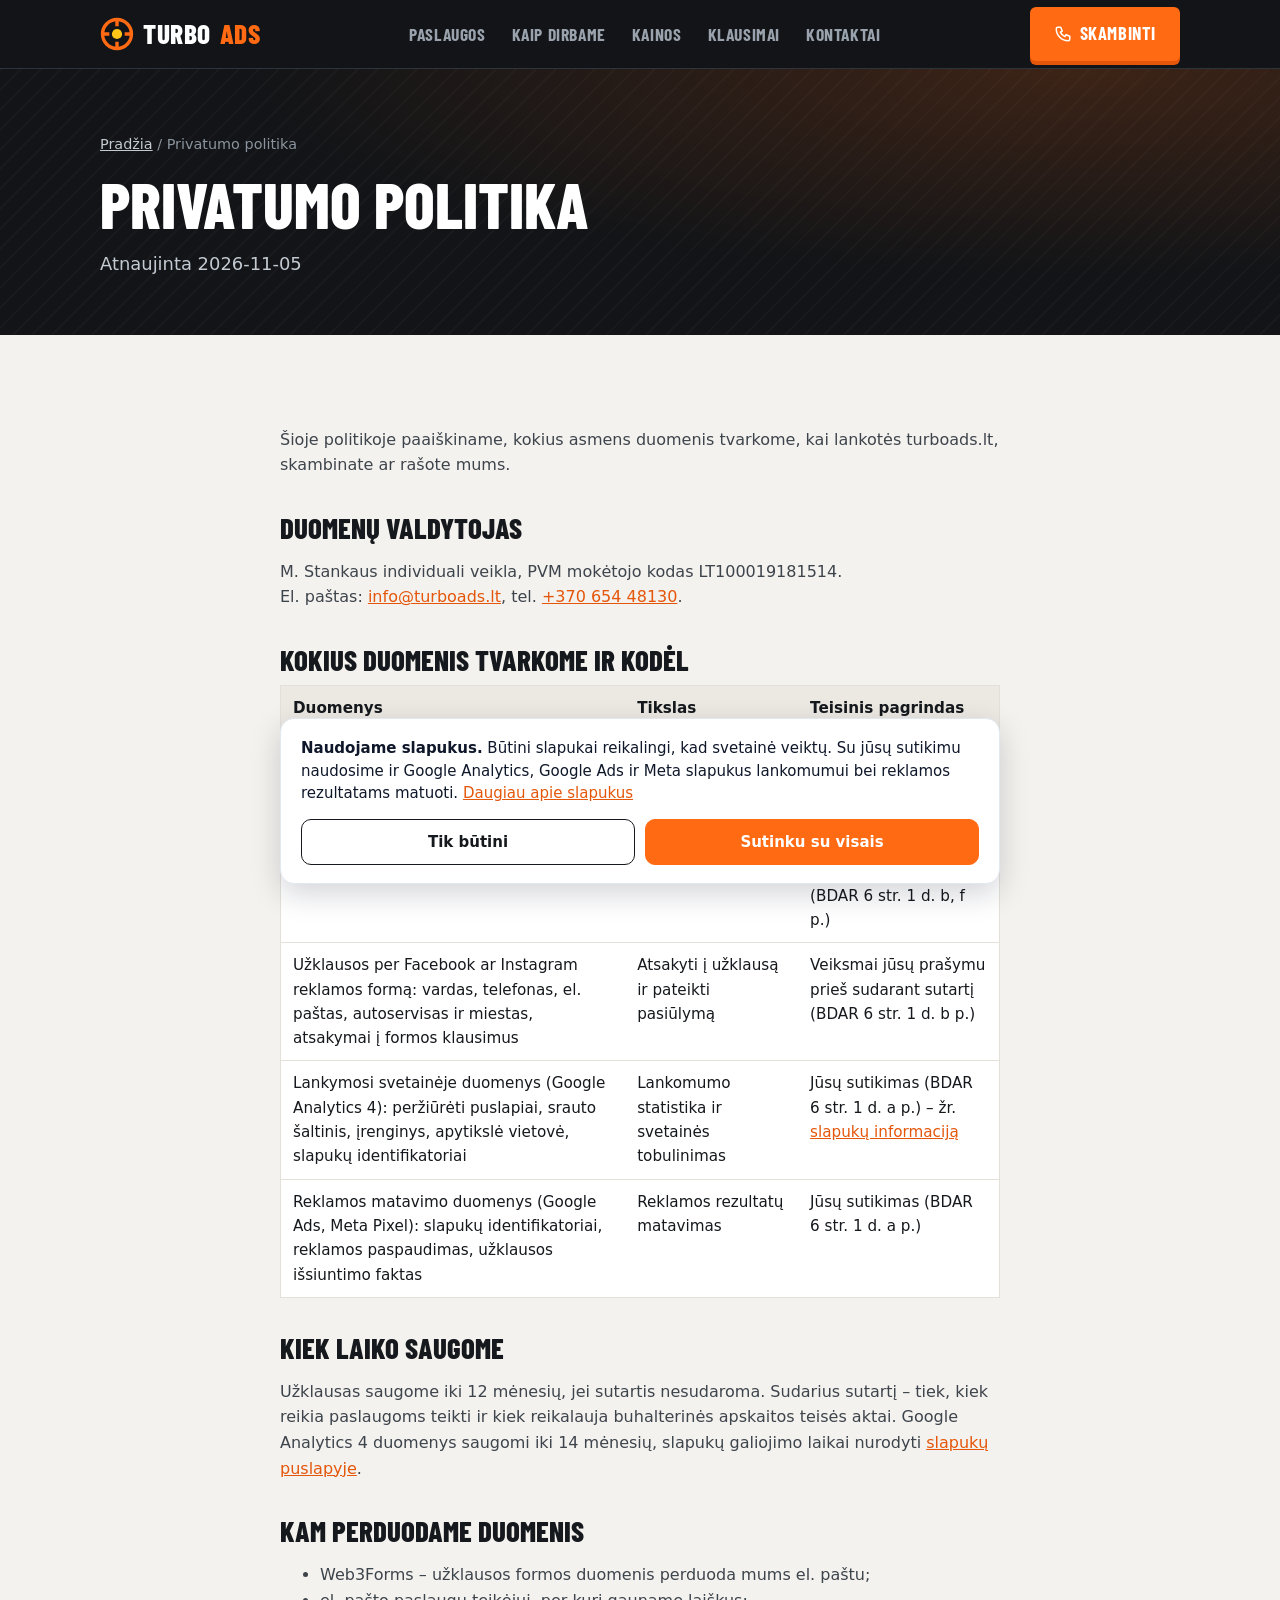
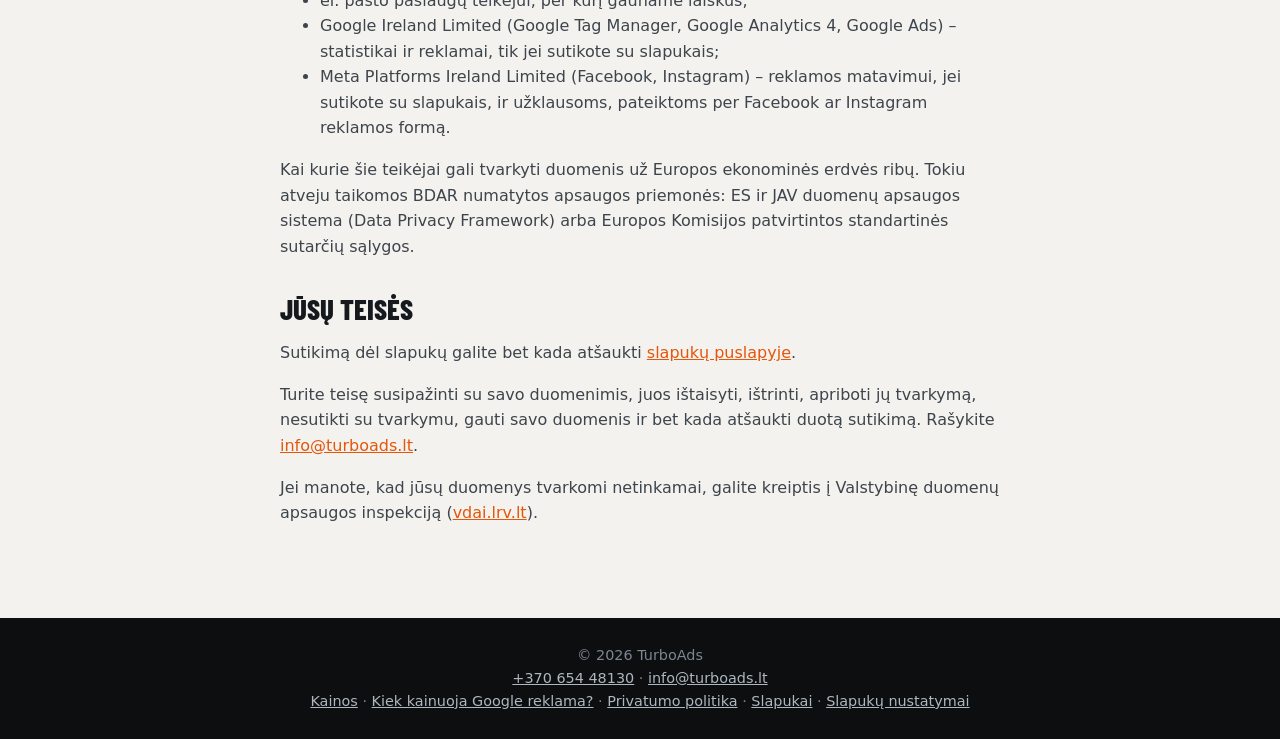
<file: privatumas.html>
<!DOCTYPE html>
<html lang="lt">
<head>
  <script src="/consent.js"></script>
  <!-- Google Tag Manager -->
  <script>(function(w,d,s,l,i){w[l]=w[l]||[];w[l].push({'gtm.start':
  new Date().getTime(),event:'gtm.js'});var f=d.getElementsByTagName(s)[0],
  j=d.createElement(s),dl=l!='dataLayer'?'&l='+l:'';j.async=true;j.src=
  'https://www.googletagmanager.com/gtm.js?id='+i+dl;f.parentNode.insertBefore(j,f);
  })(window,document,'script','dataLayer','GTM-TS2T8J6V');</script>
  <!-- End Google Tag Manager -->
  <meta charset="utf-8">
  <meta name="viewport" content="width=device-width, initial-scale=1, viewport-fit=cover">
  <title>Privatumo politika | TurboAds</title>
  <meta name="description" content="Kaip TurboAds tvarko asmens duomenis: užklausos forma, skambučiai, slapukai, jūsų teisės.">
  <meta name="robots" content="index, follow, max-image-preview:large">
  <link rel="canonical" href="https://turboads.lt/privatumas">
  <meta name="theme-color" content="#121417">
  <link rel="icon" href="/favicon.ico" sizes="48x48">
  <link rel="icon" href="/favicon.svg" type="image/svg+xml">
  <link rel="icon" href="/favicon-48.png" sizes="48x48" type="image/png">
  <link rel="icon" href="/favicon-192.png" sizes="192x192" type="image/png">
  <link rel="apple-touch-icon" href="/apple-touch-icon.png">
  <link rel="manifest" href="/site.webmanifest">
  <meta property="og:type" content="website">
  <meta property="og:locale" content="lt_LT">
  <meta property="og:site_name" content="TurboAds">
  <meta property="og:title" content="Privatumo politika | TurboAds">
  <meta property="og:description" content="Kaip TurboAds tvarko asmens duomenis: užklausos forma, skambučiai, slapukai, jūsų teisės.">
  <meta property="og:url" content="https://turboads.lt/privatumas">
  <meta property="og:image" content="https://turboads.lt/og-image.png">
  <meta property="og:image:width" content="1200">
  <meta property="og:image:height" content="630">
  <meta name="twitter:card" content="summary_large_image">
  <link rel="preload" href="/fonts/barlow-condensed-latin-800-normal.woff2" as="font" type="font/woff2" crossorigin>
  <link rel="stylesheet" href="/style.css">
  <script type="application/ld+json">
{
  "@context": "https://schema.org",
  "@graph": [
    {
      "@type": "BreadcrumbList",
      "itemListElement": [
        {
          "@type": "ListItem",
          "position": 1,
          "name": "Pradžia",
          "item": "https://turboads.lt/"
        },
        {
          "@type": "ListItem",
          "position": 2,
          "name": "Privatumo politika",
          "item": "https://turboads.lt/privatumas"
        }
      ]
    }
  ]
}
  </script>
</head>
<body>
  <!-- Google Tag Manager (noscript) -->
  <noscript><iframe src="https://www.googletagmanager.com/ns.html?id=GTM-TS2T8J6V"
  height="0" width="0" style="display:none;visibility:hidden"></iframe></noscript>
  <!-- End Google Tag Manager (noscript) -->

  <svg width="0" height="0" style="position:absolute" aria-hidden="true">
    <defs>
      <symbol id="i-pin" viewBox="0 0 24 24" fill="none" stroke-width="2" stroke-linecap="round" stroke-linejoin="round"><path d="M12 21s-7-6.2-7-11.5A7 7 0 0 1 19 9.5C19 14.8 12 21 12 21z"/><circle cx="12" cy="9.5" r="2.5"/></symbol>
      <symbol id="i-wrench" viewBox="0 0 24 24" fill="none" stroke-width="2" stroke-linecap="round" stroke-linejoin="round"><path d="M14.7 6.3a4 4 0 0 0 5 5L21 13l-8 8-3-3 8-8-1.3-1.3a4 4 0 0 1-5-5L14 2l-2.5 2.5 1 2.3 2.2 1z"/><path d="M3 21l6-6"/></symbol>
      <symbol id="i-clock" viewBox="0 0 24 24" fill="none" stroke-width="2" stroke-linecap="round" stroke-linejoin="round"><circle cx="12" cy="12" r="9"/><path d="M12 7v5l3 2"/></symbol>
      <symbol id="i-filter" viewBox="0 0 24 24" fill="none" stroke-width="2" stroke-linecap="round" stroke-linejoin="round"><path d="M3 5h18l-7 8v6l-4 2v-8z"/></symbol>
      <symbol id="i-gauge" viewBox="0 0 24 24" fill="none" stroke-width="2" stroke-linecap="round" stroke-linejoin="round"><path d="M4 17a8 8 0 1 1 16 0"/><path d="M12 17l4-5"/><circle cx="12" cy="17" r="1.2"/></symbol>
      <symbol id="i-phone" viewBox="0 0 24 24" fill="none" stroke-width="2" stroke-linecap="round" stroke-linejoin="round"><path d="M5 3h4l2 5-2.5 1.5a11 11 0 0 0 6 6L16 13l5 2v4a2 2 0 0 1-2 2A16 16 0 0 1 3 5a2 2 0 0 1 2-2z"/></symbol>
      <symbol id="i-mail" viewBox="0 0 24 24" fill="none" stroke-width="2" stroke-linecap="round" stroke-linejoin="round"><rect x="3" y="5" width="18" height="14" rx="2"/><path d="M3 7l9 6 9-6"/></symbol>
      <symbol id="i-chat" viewBox="0 0 24 24" fill="none" stroke-width="2" stroke-linecap="round" stroke-linejoin="round"><path d="M21 12a8 8 0 0 1-11.6 7.1L4 20l1-4.6A8 8 0 1 1 21 12z"/></symbol>
      <symbol id="i-search" viewBox="0 0 24 24" fill="none" stroke-width="2.4" stroke-linecap="round"><circle cx="11" cy="11" r="7"/><path d="M20 20l-4-4"/></symbol>
    </defs>
  </svg>

  <header>
    <div class="wrap nav">
      <a class="logo" href="/" aria-label="TurboAds – pradžia">
        <svg viewBox="0 0 40 40" aria-hidden="true"><circle cx="20" cy="20" r="17" fill="none" stroke="#ff6a13" stroke-width="4"/><circle cx="20" cy="20" r="6" fill="#ffc61a"/><path d="M20 3v8M20 29v8M3 20h8M29 20h8" stroke="#ff6a13" stroke-width="4"/></svg>
        Turbo<span>Ads</span>
      </a>
      <nav class="nav-links" id="menu" aria-label="Pagrindinis meniu">
        <a href="/#paslaugos">Paslaugos</a>
        <a href="/#kaip">Kaip dirbame</a>
        <a href="/kainos">Kainos</a>
        <a href="/#duk">Klausimai</a>
        <a href="/#kontaktai">Kontaktai</a>
      </nav>
      <div class="nav-right">
        <a class="btn btn-primary btn-call" href="tel:+37065448130" aria-label="Skambinti +370 654 48130"><svg aria-hidden="true"><use href="#i-phone" stroke="currentColor"/></svg><span>Skambinti</span></a>
        <button class="menu-btn" type="button" aria-label="Meniu" aria-controls="menu" aria-expanded="false">
          <svg viewBox="0 0 24 24" fill="none" stroke="currentColor" stroke-width="2.2" stroke-linecap="round" aria-hidden="true"><path d="M4 7h16M4 12h16M4 17h16"/></svg>
        </button>
      </div>
    </div>
  </header>

  <main>
    <section class="page-hero">
      <div class="wrap">
        <div class="crumbs"><a href="/">Pradžia</a> / Privatumo politika</div>
        <h1>Privatumo politika</h1>
        <p>Atnaujinta 2026-11-05</p>
      </div>
    </section>
    <section>
      <div class="wrap prose">

        <p>Šioje politikoje paaiškiname, kokius asmens duomenis tvarkome, kai lankotės turboads.lt, skambinate ar rašote mums.</p>
        <h2>Duomenų valdytojas</h2>
        <p>M. Stankaus individuali veikla, PVM mokėtojo kodas LT100019181514.<br>El. paštas: <a href="mailto:info@turboads.lt">info@turboads.lt</a>, tel. <a href="tel:+37065448130">+370 654 48130</a>.</p>
        <h2>Kokius duomenis tvarkome ir kodėl</h2>
        <table>
          <tr><th>Duomenys</th><th>Tikslas</th><th>Teisinis pagrindas</th></tr>
          <tr><td>Užklausos formos duomenys: vardas, autoservisas ir miestas, telefonas, el. paštas, žinutė</td><td>Atsakyti į užklausą ir pateikti pasiūlymą</td><td>Veiksmai jūsų prašymu prieš sudarant sutartį (BDAR 6 str. 1 d. b p.)</td></tr>
          <tr><td>Skambučiai ir el. laiškai</td><td>Bendrauti su jumis ir teikti paslaugas</td><td>Sutarties vykdymas arba teisėtas interesas (BDAR 6 str. 1 d. b, f p.)</td></tr>
          <tr><td>Užklausos per Facebook ar Instagram reklamos formą: vardas, telefonas, el. paštas, autoservisas ir miestas, atsakymai į formos klausimus</td><td>Atsakyti į užklausą ir pateikti pasiūlymą</td><td>Veiksmai jūsų prašymu prieš sudarant sutartį (BDAR 6 str. 1 d. b p.)</td></tr>
          <tr><td>Lankymosi svetainėje duomenys (Google Analytics 4): peržiūrėti puslapiai, srauto šaltinis, įrenginys, apytikslė vietovė, slapukų identifikatoriai</td><td>Lankomumo statistika ir svetainės tobulinimas</td><td>Jūsų sutikimas (BDAR 6 str. 1 d. a p.) – žr. <a href="/slapukai">slapukų informaciją</a></td></tr>
          <tr><td>Reklamos matavimo duomenys (Google Ads, Meta Pixel): slapukų identifikatoriai, reklamos paspaudimas, užklausos išsiuntimo faktas</td><td>Reklamos rezultatų matavimas</td><td>Jūsų sutikimas (BDAR 6 str. 1 d. a p.)</td></tr>
        </table>
        <h2>Kiek laiko saugome</h2>
        <p>Užklausas saugome iki 12 mėnesių, jei sutartis nesudaroma. Sudarius sutartį – tiek, kiek reikia paslaugoms teikti ir kiek reikalauja buhalterinės apskaitos teisės aktai. Google Analytics 4 duomenys saugomi iki 14 mėnesių, slapukų galiojimo laikai nurodyti <a href="/slapukai">slapukų puslapyje</a>.</p>
        <h2>Kam perduodame duomenis</h2>
        <ul>
          <li>Web3Forms – užklausos formos duomenis perduoda mums el. paštu;</li>
          <li>el. pašto paslaugų teikėjui, per kurį gauname laiškus;</li>
          <li>Google Ireland Limited (Google Tag Manager, Google Analytics 4, Google Ads) – statistikai ir reklamai, tik jei sutikote su slapukais;</li>
          <li>Meta Platforms Ireland Limited (Facebook, Instagram) – reklamos matavimui, jei sutikote su slapukais, ir užklausoms, pateiktoms per Facebook ar Instagram reklamos formą.</li>
        </ul>
        <p>Kai kurie šie teikėjai gali tvarkyti duomenis už Europos ekonominės erdvės ribų. Tokiu atveju taikomos BDAR numatytos apsaugos priemonės: ES ir JAV duomenų apsaugos sistema (Data Privacy Framework) arba Europos Komisijos patvirtintos standartinės sutarčių sąlygos.</p>
        <h2>Jūsų teisės</h2>
        <p>Sutikimą dėl slapukų galite bet kada atšaukti <a href="/slapukai">slapukų puslapyje</a>.</p>
        <p>Turite teisę susipažinti su savo duomenimis, juos ištaisyti, ištrinti, apriboti jų tvarkymą, nesutikti su tvarkymu, gauti savo duomenis ir bet kada atšaukti duotą sutikimą. Rašykite <a href="mailto:info@turboads.lt">info@turboads.lt</a>.</p>
        <p>Jei manote, kad jūsų duomenys tvarkomi netinkamai, galite kreiptis į Valstybinę duomenų apsaugos inspekciją (<a href="https://vdai.lrv.lt" target="_blank" rel="noopener">vdai.lrv.lt</a>).</p>
      </div>
    </section>
  </main>

  <footer>
    <div class="wrap">
      © 2026 TurboAds<br>
      <a href="tel:+37065448130">+370 654 48130</a> · <a href="mailto:info@turboads.lt">info@turboads.lt</a><br>
      <a href="/kainos">Kainos</a> · <a href="/google-reklamos-kaina-autoservisui">Kiek kainuoja Google reklama?</a> · <a href="/privatumas">Privatumo politika</a> · <a href="/slapukai">Slapukai</a> · <a href="#" onclick="return openCookieSettings()">Slapukų nustatymai</a>
    </div>
  </footer>
  <div class="callbar">
    <a class="btn btn-primary" href="tel:+37065448130"><svg aria-hidden="true"><use href="#i-phone" stroke="currentColor"/></svg>Skambinti</a>
    <a class="btn btn-ghost" href="/#kontaktai">Užklausa</a>
  </div>

  <script>
    (function () {
      var b = document.querySelector('.menu-btn'), m = document.getElementById('menu');
      if (!b || !m) return;
      b.addEventListener('click', function () {
        var open = m.classList.toggle('open');
        b.setAttribute('aria-expanded', open ? 'true' : 'false');
      });
      m.addEventListener('click', function (e) {
        if (e.target.tagName === 'A') { m.classList.remove('open'); b.setAttribute('aria-expanded', 'false'); }
      });
    })();
    (function () {
      var f = document.getElementById('contact-form');
      if (!f || !window.fetch) return;
      var btn = f.querySelector('button[type=submit]'), st = f.querySelector('.form-status');
      function say(t, bad) { st.textContent = t; st.className = 'form-status' + (bad ? ' bad' : ''); }
      f.addEventListener('submit', function (e) {
        e.preventDefault();
        if (f.querySelector('[name=botcheck]').checked) return;
        var data = {};
        new FormData(f).forEach(function (v, k) { if (k !== 'redirect' && k !== 'botcheck') data[k] = v; });
        btn.disabled = true; btn.textContent = 'Siunčiama…'; say('');
        var ctrl = window.AbortController ? new AbortController() : null;
        var timer = setTimeout(function () { if (ctrl) ctrl.abort(); }, 20000);
        fetch('https://api.web3forms.com/submit', {
          method: 'POST', headers: { 'Content-Type': 'application/json', 'Accept': 'application/json' },
          body: JSON.stringify(data), signal: ctrl ? ctrl.signal : undefined
        }).then(function (r) { return r.json().catch(function () { return {}; }).then(function (j) { return { ok: r.ok, j: j }; }); })
          .then(function (res) {
            clearTimeout(timer);
            if (res.ok && String(res.j.success) === 'true') {
              (window.dataLayer = window.dataLayer || []).push({ event: 'form_success', form_id: 'contact-form' });
              location.href = '/thanks';
              return;
            }
            say('Nepavyko išsiųsti. Skambinkite +370 654 48130 arba rašykite info@turboads.lt.', true);
            btn.disabled = false; btn.textContent = 'Siųsti užklausą';
          })
          .catch(function () {
            clearTimeout(timer);
            say('Nepavyko išsiųsti (ryšio klaida). Skambinkite +370 654 48130 arba rašykite info@turboads.lt.', true);
            btn.disabled = false; btn.textContent = 'Siųsti užklausą';
          });
      });
    })();
  </script>
</body>
</html>
</file>
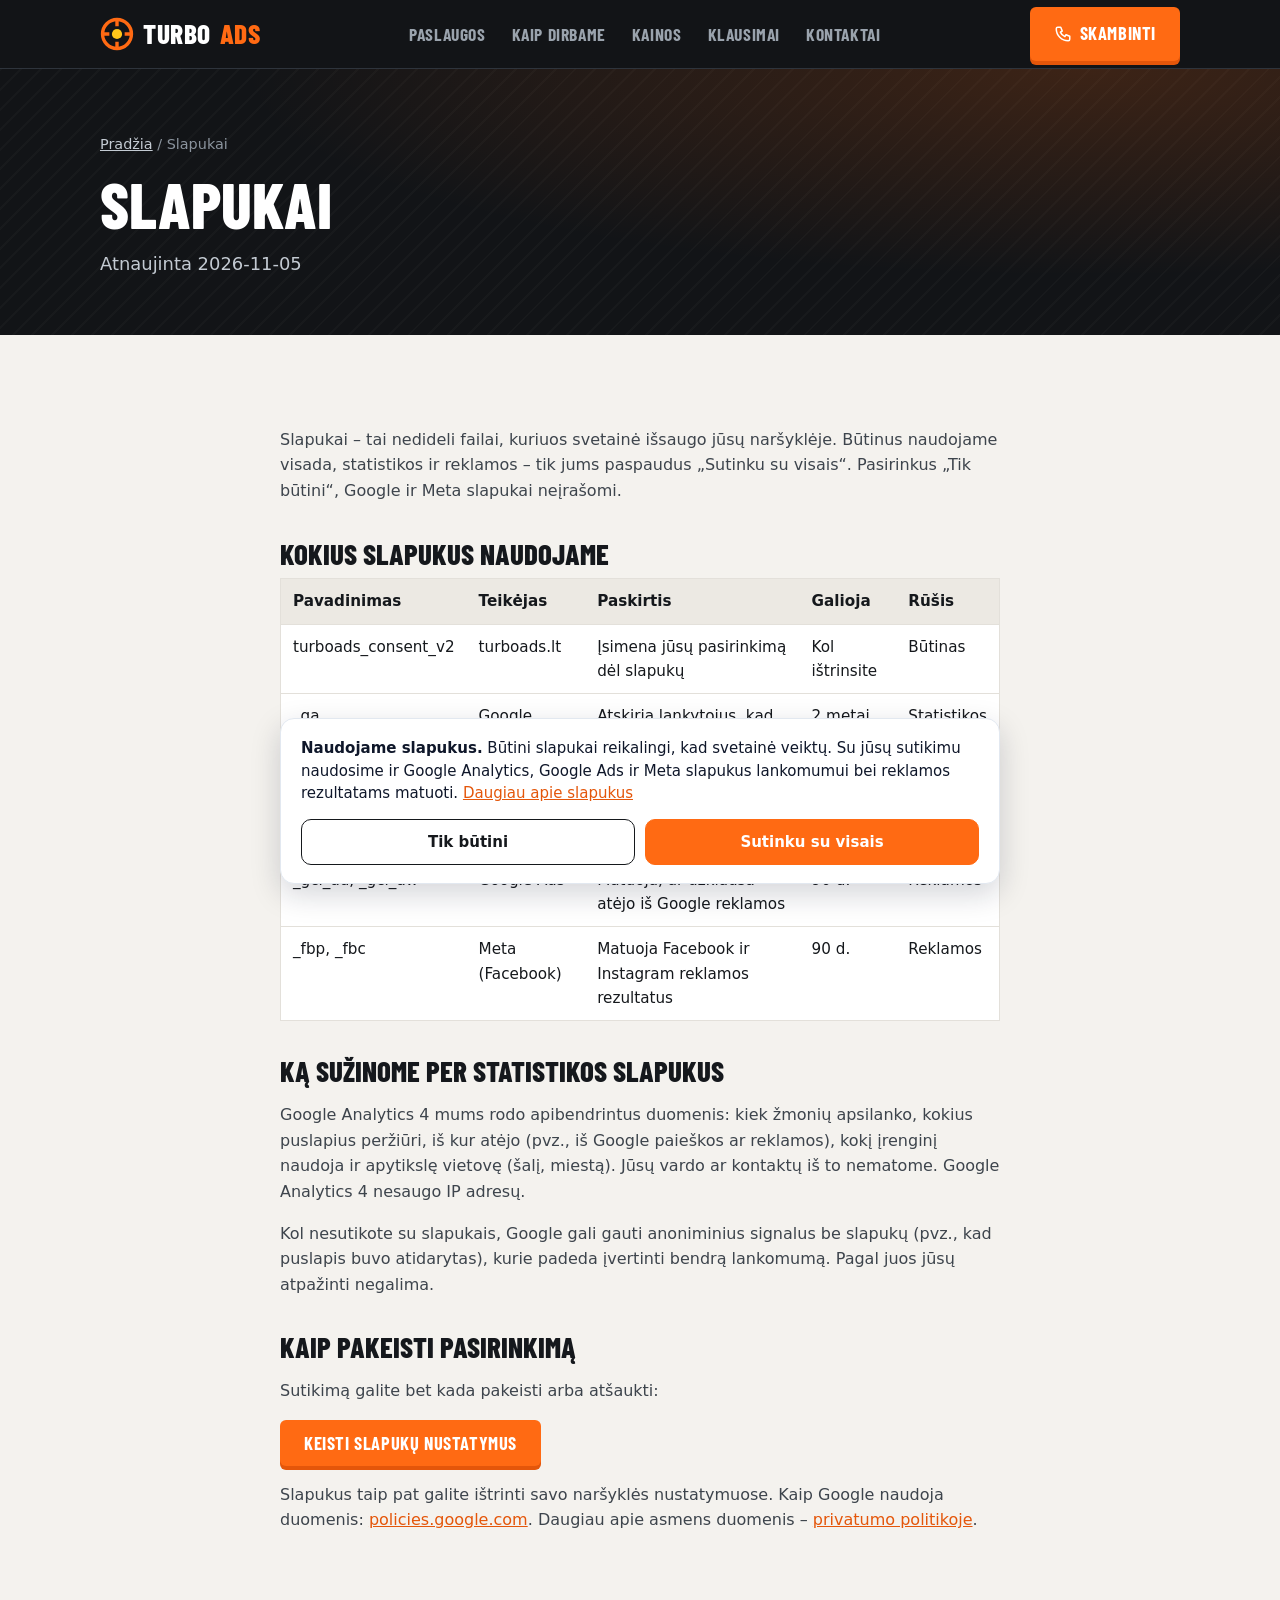
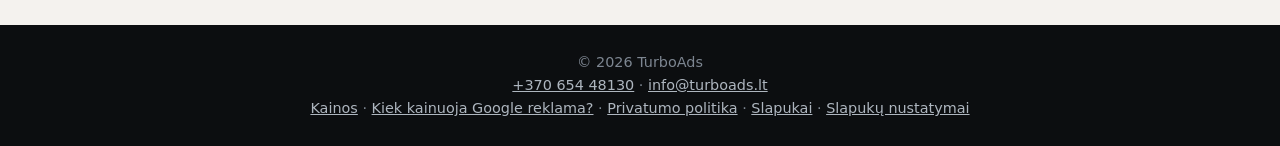
<file: slapukai.html>
<!DOCTYPE html>
<html lang="lt">
<head>
  <script src="/consent.js"></script>
  <!-- Google Tag Manager -->
  <script>(function(w,d,s,l,i){w[l]=w[l]||[];w[l].push({'gtm.start':
  new Date().getTime(),event:'gtm.js'});var f=d.getElementsByTagName(s)[0],
  j=d.createElement(s),dl=l!='dataLayer'?'&l='+l:'';j.async=true;j.src=
  'https://www.googletagmanager.com/gtm.js?id='+i+dl;f.parentNode.insertBefore(j,f);
  })(window,document,'script','dataLayer','GTM-TS2T8J6V');</script>
  <!-- End Google Tag Manager -->
  <meta charset="utf-8">
  <meta name="viewport" content="width=device-width, initial-scale=1, viewport-fit=cover">
  <title>Slapukai | TurboAds</title>
  <meta name="description" content="Kokius slapukus naudoja turboads.lt ir kaip pakeisti savo pasirinkimą.">
  <meta name="robots" content="index, follow, max-image-preview:large">
  <link rel="canonical" href="https://turboads.lt/slapukai">
  <meta name="theme-color" content="#121417">
  <link rel="icon" href="/favicon.ico" sizes="48x48">
  <link rel="icon" href="/favicon.svg" type="image/svg+xml">
  <link rel="icon" href="/favicon-48.png" sizes="48x48" type="image/png">
  <link rel="icon" href="/favicon-192.png" sizes="192x192" type="image/png">
  <link rel="apple-touch-icon" href="/apple-touch-icon.png">
  <link rel="manifest" href="/site.webmanifest">
  <meta property="og:type" content="website">
  <meta property="og:locale" content="lt_LT">
  <meta property="og:site_name" content="TurboAds">
  <meta property="og:title" content="Slapukai | TurboAds">
  <meta property="og:description" content="Kokius slapukus naudoja turboads.lt ir kaip pakeisti savo pasirinkimą.">
  <meta property="og:url" content="https://turboads.lt/slapukai">
  <meta property="og:image" content="https://turboads.lt/og-image.png">
  <meta property="og:image:width" content="1200">
  <meta property="og:image:height" content="630">
  <meta name="twitter:card" content="summary_large_image">
  <link rel="preload" href="/fonts/barlow-condensed-latin-800-normal.woff2" as="font" type="font/woff2" crossorigin>
  <link rel="stylesheet" href="/style.css">
  <script type="application/ld+json">
{
  "@context": "https://schema.org",
  "@graph": [
    {
      "@type": "BreadcrumbList",
      "itemListElement": [
        {
          "@type": "ListItem",
          "position": 1,
          "name": "Pradžia",
          "item": "https://turboads.lt/"
        },
        {
          "@type": "ListItem",
          "position": 2,
          "name": "Slapukai",
          "item": "https://turboads.lt/slapukai"
        }
      ]
    }
  ]
}
  </script>
</head>
<body>
  <!-- Google Tag Manager (noscript) -->
  <noscript><iframe src="https://www.googletagmanager.com/ns.html?id=GTM-TS2T8J6V"
  height="0" width="0" style="display:none;visibility:hidden"></iframe></noscript>
  <!-- End Google Tag Manager (noscript) -->

  <svg width="0" height="0" style="position:absolute" aria-hidden="true">
    <defs>
      <symbol id="i-pin" viewBox="0 0 24 24" fill="none" stroke-width="2" stroke-linecap="round" stroke-linejoin="round"><path d="M12 21s-7-6.2-7-11.5A7 7 0 0 1 19 9.5C19 14.8 12 21 12 21z"/><circle cx="12" cy="9.5" r="2.5"/></symbol>
      <symbol id="i-wrench" viewBox="0 0 24 24" fill="none" stroke-width="2" stroke-linecap="round" stroke-linejoin="round"><path d="M14.7 6.3a4 4 0 0 0 5 5L21 13l-8 8-3-3 8-8-1.3-1.3a4 4 0 0 1-5-5L14 2l-2.5 2.5 1 2.3 2.2 1z"/><path d="M3 21l6-6"/></symbol>
      <symbol id="i-clock" viewBox="0 0 24 24" fill="none" stroke-width="2" stroke-linecap="round" stroke-linejoin="round"><circle cx="12" cy="12" r="9"/><path d="M12 7v5l3 2"/></symbol>
      <symbol id="i-filter" viewBox="0 0 24 24" fill="none" stroke-width="2" stroke-linecap="round" stroke-linejoin="round"><path d="M3 5h18l-7 8v6l-4 2v-8z"/></symbol>
      <symbol id="i-gauge" viewBox="0 0 24 24" fill="none" stroke-width="2" stroke-linecap="round" stroke-linejoin="round"><path d="M4 17a8 8 0 1 1 16 0"/><path d="M12 17l4-5"/><circle cx="12" cy="17" r="1.2"/></symbol>
      <symbol id="i-phone" viewBox="0 0 24 24" fill="none" stroke-width="2" stroke-linecap="round" stroke-linejoin="round"><path d="M5 3h4l2 5-2.5 1.5a11 11 0 0 0 6 6L16 13l5 2v4a2 2 0 0 1-2 2A16 16 0 0 1 3 5a2 2 0 0 1 2-2z"/></symbol>
      <symbol id="i-mail" viewBox="0 0 24 24" fill="none" stroke-width="2" stroke-linecap="round" stroke-linejoin="round"><rect x="3" y="5" width="18" height="14" rx="2"/><path d="M3 7l9 6 9-6"/></symbol>
      <symbol id="i-chat" viewBox="0 0 24 24" fill="none" stroke-width="2" stroke-linecap="round" stroke-linejoin="round"><path d="M21 12a8 8 0 0 1-11.6 7.1L4 20l1-4.6A8 8 0 1 1 21 12z"/></symbol>
      <symbol id="i-search" viewBox="0 0 24 24" fill="none" stroke-width="2.4" stroke-linecap="round"><circle cx="11" cy="11" r="7"/><path d="M20 20l-4-4"/></symbol>
    </defs>
  </svg>

  <header>
    <div class="wrap nav">
      <a class="logo" href="/" aria-label="TurboAds – pradžia">
        <svg viewBox="0 0 40 40" aria-hidden="true"><circle cx="20" cy="20" r="17" fill="none" stroke="#ff6a13" stroke-width="4"/><circle cx="20" cy="20" r="6" fill="#ffc61a"/><path d="M20 3v8M20 29v8M3 20h8M29 20h8" stroke="#ff6a13" stroke-width="4"/></svg>
        Turbo<span>Ads</span>
      </a>
      <nav class="nav-links" id="menu" aria-label="Pagrindinis meniu">
        <a href="/#paslaugos">Paslaugos</a>
        <a href="/#kaip">Kaip dirbame</a>
        <a href="/kainos">Kainos</a>
        <a href="/#duk">Klausimai</a>
        <a href="/#kontaktai">Kontaktai</a>
      </nav>
      <div class="nav-right">
        <a class="btn btn-primary btn-call" href="tel:+37065448130" aria-label="Skambinti +370 654 48130"><svg aria-hidden="true"><use href="#i-phone" stroke="currentColor"/></svg><span>Skambinti</span></a>
        <button class="menu-btn" type="button" aria-label="Meniu" aria-controls="menu" aria-expanded="false">
          <svg viewBox="0 0 24 24" fill="none" stroke="currentColor" stroke-width="2.2" stroke-linecap="round" aria-hidden="true"><path d="M4 7h16M4 12h16M4 17h16"/></svg>
        </button>
      </div>
    </div>
  </header>

  <main>
    <section class="page-hero">
      <div class="wrap">
        <div class="crumbs"><a href="/">Pradžia</a> / Slapukai</div>
        <h1>Slapukai</h1>
        <p>Atnaujinta 2026-11-05</p>
      </div>
    </section>
    <section>
      <div class="wrap prose">

        <p>Slapukai – tai nedideli failai, kuriuos svetainė išsaugo jūsų naršyklėje. Būtinus naudojame visada, statistikos ir reklamos – tik jums paspaudus „Sutinku su visais“. Pasirinkus „Tik būtini“, Google ir Meta slapukai neįrašomi.</p>
        <h2>Kokius slapukus naudojame</h2>
        <table>
          <tr><th>Pavadinimas</th><th>Teikėjas</th><th>Paskirtis</th><th>Galioja</th><th>Rūšis</th></tr>
          <tr><td>turboads_consent_v2</td><td>turboads.lt</td><td>Įsimena jūsų pasirinkimą dėl slapukų</td><td>Kol ištrinsite</td><td>Būtinas</td></tr>
          <tr><td>_ga</td><td>Google Analytics</td><td>Atskiria lankytojus, kad galėtume skaičiuoti apsilankymus</td><td>2 metai</td><td>Statistikos</td></tr>
          <tr><td>_ga_*</td><td>Google Analytics</td><td>Įsimena apsilankymo (sesijos) būseną</td><td>2 metai</td><td>Statistikos</td></tr>
          <tr><td>_gcl_au, _gcl_aw</td><td>Google Ads</td><td>Matuoja, ar užklausa atėjo iš Google reklamos</td><td>90 d.</td><td>Reklamos</td></tr>
          <tr><td>_fbp, _fbc</td><td>Meta (Facebook)</td><td>Matuoja Facebook ir Instagram reklamos rezultatus</td><td>90 d.</td><td>Reklamos</td></tr>
        </table>
        <h2>Ką sužinome per statistikos slapukus</h2>
        <p>Google Analytics 4 mums rodo apibendrintus duomenis: kiek žmonių apsilanko, kokius puslapius peržiūri, iš kur atėjo (pvz., iš Google paieškos ar reklamos), kokį įrenginį naudoja ir apytikslę vietovę (šalį, miestą). Jūsų vardo ar kontaktų iš to nematome. Google Analytics 4 nesaugo IP adresų.</p>
        <p>Kol nesutikote su slapukais, Google gali gauti anoniminius signalus be slapukų (pvz., kad puslapis buvo atidarytas), kurie padeda įvertinti bendrą lankomumą. Pagal juos jūsų atpažinti negalima.</p>
        <h2>Kaip pakeisti pasirinkimą</h2>
        <p>Sutikimą galite bet kada pakeisti arba atšaukti:</p>
        <p><button class="btn btn-primary" type="button" onclick="openCookieSettings()">Keisti slapukų nustatymus</button></p>
        <p>Slapukus taip pat galite ištrinti savo naršyklės nustatymuose. Kaip Google naudoja duomenis: <a href="https://policies.google.com/technologies/partner-sites?hl=lt" target="_blank" rel="noopener">policies.google.com</a>. Daugiau apie asmens duomenis – <a href="/privatumas">privatumo politikoje</a>.</p>
      </div>
    </section>
  </main>

  <footer>
    <div class="wrap">
      © 2026 TurboAds<br>
      <a href="tel:+37065448130">+370 654 48130</a> · <a href="mailto:info@turboads.lt">info@turboads.lt</a><br>
      <a href="/kainos">Kainos</a> · <a href="/google-reklamos-kaina-autoservisui">Kiek kainuoja Google reklama?</a> · <a href="/privatumas">Privatumo politika</a> · <a href="/slapukai">Slapukai</a> · <a href="#" onclick="return openCookieSettings()">Slapukų nustatymai</a>
    </div>
  </footer>
  <div class="callbar">
    <a class="btn btn-primary" href="tel:+37065448130"><svg aria-hidden="true"><use href="#i-phone" stroke="currentColor"/></svg>Skambinti</a>
    <a class="btn btn-ghost" href="/#kontaktai">Užklausa</a>
  </div>

  <script>
    (function () {
      var b = document.querySelector('.menu-btn'), m = document.getElementById('menu');
      if (!b || !m) return;
      b.addEventListener('click', function () {
        var open = m.classList.toggle('open');
        b.setAttribute('aria-expanded', open ? 'true' : 'false');
      });
      m.addEventListener('click', function (e) {
        if (e.target.tagName === 'A') { m.classList.remove('open'); b.setAttribute('aria-expanded', 'false'); }
      });
    })();
    (function () {
      var f = document.getElementById('contact-form');
      if (!f || !window.fetch) return;
      var btn = f.querySelector('button[type=submit]'), st = f.querySelector('.form-status');
      function say(t, bad) { st.textContent = t; st.className = 'form-status' + (bad ? ' bad' : ''); }
      f.addEventListener('submit', function (e) {
        e.preventDefault();
        if (f.querySelector('[name=botcheck]').checked) return;
        var data = {};
        new FormData(f).forEach(function (v, k) { if (k !== 'redirect' && k !== 'botcheck') data[k] = v; });
        btn.disabled = true; btn.textContent = 'Siunčiama…'; say('');
        var ctrl = window.AbortController ? new AbortController() : null;
        var timer = setTimeout(function () { if (ctrl) ctrl.abort(); }, 20000);
        fetch('https://api.web3forms.com/submit', {
          method: 'POST', headers: { 'Content-Type': 'application/json', 'Accept': 'application/json' },
          body: JSON.stringify(data), signal: ctrl ? ctrl.signal : undefined
        }).then(function (r) { return r.json().catch(function () { return {}; }).then(function (j) { return { ok: r.ok, j: j }; }); })
          .then(function (res) {
            clearTimeout(timer);
            if (res.ok && String(res.j.success) === 'true') {
              (window.dataLayer = window.dataLayer || []).push({ event: 'form_success', form_id: 'contact-form' });
              location.href = '/thanks';
              return;
            }
            say('Nepavyko išsiųsti. Skambinkite +370 654 48130 arba rašykite info@turboads.lt.', true);
            btn.disabled = false; btn.textContent = 'Siųsti užklausą';
          })
          .catch(function () {
            clearTimeout(timer);
            say('Nepavyko išsiųsti (ryšio klaida). Skambinkite +370 654 48130 arba rašykite info@turboads.lt.', true);
            btn.disabled = false; btn.textContent = 'Siųsti užklausą';
          });
      });
    })();
  </script>
</body>
</html>
</file>
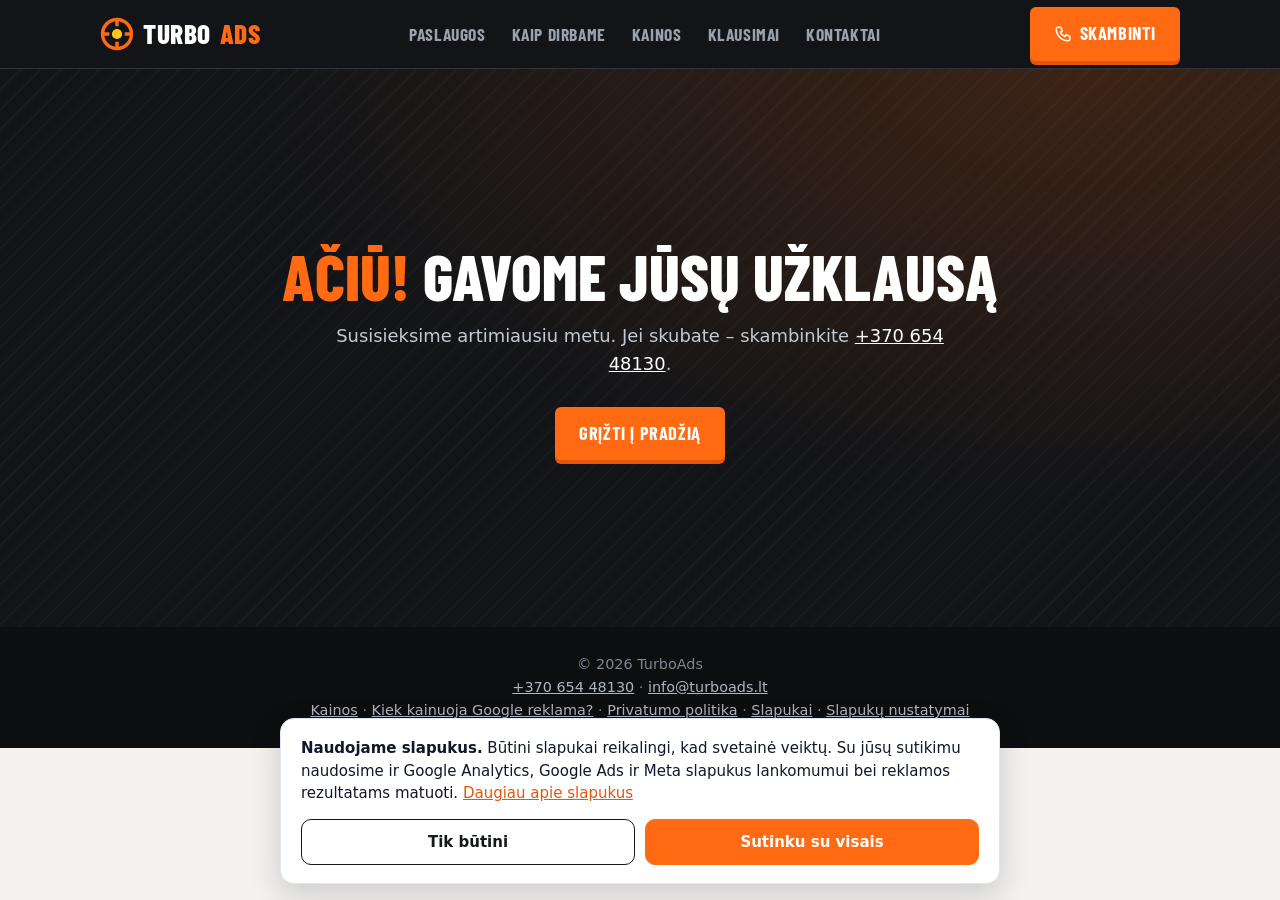
<file: thanks.html>
<!DOCTYPE html>
<html lang="lt">
<head>
  <script src="/consent.js"></script>
  <!-- Google Tag Manager -->
  <script>(function(w,d,s,l,i){w[l]=w[l]||[];w[l].push({'gtm.start':
  new Date().getTime(),event:'gtm.js'});var f=d.getElementsByTagName(s)[0],
  j=d.createElement(s),dl=l!='dataLayer'?'&l='+l:'';j.async=true;j.src=
  'https://www.googletagmanager.com/gtm.js?id='+i+dl;f.parentNode.insertBefore(j,f);
  })(window,document,'script','dataLayer','GTM-TS2T8J6V');</script>
  <!-- End Google Tag Manager -->
  <meta charset="utf-8">
  <meta name="viewport" content="width=device-width, initial-scale=1, viewport-fit=cover">
  <title>Ačiū už užklausą | TurboAds</title>
  <meta name="description" content="TurboAds – Google Ads reklama autoservisams.">
  <meta name="robots" content="noindex, follow">
  <link rel="canonical" href="https://turboads.lt/thanks">
  <meta name="theme-color" content="#121417">
  <link rel="icon" href="/favicon.ico" sizes="48x48">
  <link rel="icon" href="/favicon.svg" type="image/svg+xml">
  <link rel="icon" href="/favicon-48.png" sizes="48x48" type="image/png">
  <link rel="icon" href="/favicon-192.png" sizes="192x192" type="image/png">
  <link rel="apple-touch-icon" href="/apple-touch-icon.png">
  <link rel="manifest" href="/site.webmanifest">
  <meta property="og:type" content="website">
  <meta property="og:locale" content="lt_LT">
  <meta property="og:site_name" content="TurboAds">
  <meta property="og:title" content="Ačiū už užklausą | TurboAds">
  <meta property="og:description" content="TurboAds – Google Ads reklama autoservisams.">
  <meta property="og:url" content="https://turboads.lt/thanks">
  <meta property="og:image" content="https://turboads.lt/og-image.png">
  <meta property="og:image:width" content="1200">
  <meta property="og:image:height" content="630">
  <meta name="twitter:card" content="summary_large_image">
  <link rel="preload" href="/fonts/barlow-condensed-latin-800-normal.woff2" as="font" type="font/woff2" crossorigin>
  <link rel="stylesheet" href="/style.css">
</head>
<body>
  <!-- Google Tag Manager (noscript) -->
  <noscript><iframe src="https://www.googletagmanager.com/ns.html?id=GTM-TS2T8J6V"
  height="0" width="0" style="display:none;visibility:hidden"></iframe></noscript>
  <!-- End Google Tag Manager (noscript) -->

  <svg width="0" height="0" style="position:absolute" aria-hidden="true">
    <defs>
      <symbol id="i-pin" viewBox="0 0 24 24" fill="none" stroke-width="2" stroke-linecap="round" stroke-linejoin="round"><path d="M12 21s-7-6.2-7-11.5A7 7 0 0 1 19 9.5C19 14.8 12 21 12 21z"/><circle cx="12" cy="9.5" r="2.5"/></symbol>
      <symbol id="i-wrench" viewBox="0 0 24 24" fill="none" stroke-width="2" stroke-linecap="round" stroke-linejoin="round"><path d="M14.7 6.3a4 4 0 0 0 5 5L21 13l-8 8-3-3 8-8-1.3-1.3a4 4 0 0 1-5-5L14 2l-2.5 2.5 1 2.3 2.2 1z"/><path d="M3 21l6-6"/></symbol>
      <symbol id="i-clock" viewBox="0 0 24 24" fill="none" stroke-width="2" stroke-linecap="round" stroke-linejoin="round"><circle cx="12" cy="12" r="9"/><path d="M12 7v5l3 2"/></symbol>
      <symbol id="i-filter" viewBox="0 0 24 24" fill="none" stroke-width="2" stroke-linecap="round" stroke-linejoin="round"><path d="M3 5h18l-7 8v6l-4 2v-8z"/></symbol>
      <symbol id="i-gauge" viewBox="0 0 24 24" fill="none" stroke-width="2" stroke-linecap="round" stroke-linejoin="round"><path d="M4 17a8 8 0 1 1 16 0"/><path d="M12 17l4-5"/><circle cx="12" cy="17" r="1.2"/></symbol>
      <symbol id="i-phone" viewBox="0 0 24 24" fill="none" stroke-width="2" stroke-linecap="round" stroke-linejoin="round"><path d="M5 3h4l2 5-2.5 1.5a11 11 0 0 0 6 6L16 13l5 2v4a2 2 0 0 1-2 2A16 16 0 0 1 3 5a2 2 0 0 1 2-2z"/></symbol>
      <symbol id="i-mail" viewBox="0 0 24 24" fill="none" stroke-width="2" stroke-linecap="round" stroke-linejoin="round"><rect x="3" y="5" width="18" height="14" rx="2"/><path d="M3 7l9 6 9-6"/></symbol>
      <symbol id="i-chat" viewBox="0 0 24 24" fill="none" stroke-width="2" stroke-linecap="round" stroke-linejoin="round"><path d="M21 12a8 8 0 0 1-11.6 7.1L4 20l1-4.6A8 8 0 1 1 21 12z"/></symbol>
      <symbol id="i-search" viewBox="0 0 24 24" fill="none" stroke-width="2.4" stroke-linecap="round"><circle cx="11" cy="11" r="7"/><path d="M20 20l-4-4"/></symbol>
    </defs>
  </svg>

  <header>
    <div class="wrap nav">
      <a class="logo" href="/" aria-label="TurboAds – pradžia">
        <svg viewBox="0 0 40 40" aria-hidden="true"><circle cx="20" cy="20" r="17" fill="none" stroke="#ff6a13" stroke-width="4"/><circle cx="20" cy="20" r="6" fill="#ffc61a"/><path d="M20 3v8M20 29v8M3 20h8M29 20h8" stroke="#ff6a13" stroke-width="4"/></svg>
        Turbo<span>Ads</span>
      </a>
      <nav class="nav-links" id="menu" aria-label="Pagrindinis meniu">
        <a href="/#paslaugos">Paslaugos</a>
        <a href="/#kaip">Kaip dirbame</a>
        <a href="/kainos">Kainos</a>
        <a href="/#duk">Klausimai</a>
        <a href="/#kontaktai">Kontaktai</a>
      </nav>
      <div class="nav-right">
        <a class="btn btn-primary btn-call" href="tel:+37065448130" aria-label="Skambinti +370 654 48130"><svg aria-hidden="true"><use href="#i-phone" stroke="currentColor"/></svg><span>Skambinti</span></a>
        <button class="menu-btn" type="button" aria-label="Meniu" aria-controls="menu" aria-expanded="false">
          <svg viewBox="0 0 24 24" fill="none" stroke="currentColor" stroke-width="2.2" stroke-linecap="round" aria-hidden="true"><path d="M4 7h16M4 12h16M4 17h16"/></svg>
        </button>
      </div>
    </div>
  </header>

  <main>
    <section class="page-hero" style="min-height:62vh;display:grid;align-items:center">
      <div class="wrap" style="text-align:center">
        <h1><span>Ačiū!</span> Gavome jūsų užklausą</h1>
        <p style="margin:0 auto 28px">Susisieksime artimiausiu metu. Jei skubate – skambinkite <a href="tel:+37065448130" style="color:#fff">+370 654 48130</a>.</p>
        <a class="btn btn-primary" href="/">Grįžti į pradžią</a>
      </div>
    </section>
  </main>

  <footer>
    <div class="wrap">
      © 2026 TurboAds<br>
      <a href="tel:+37065448130">+370 654 48130</a> · <a href="mailto:info@turboads.lt">info@turboads.lt</a><br>
      <a href="/kainos">Kainos</a> · <a href="/google-reklamos-kaina-autoservisui">Kiek kainuoja Google reklama?</a> · <a href="/privatumas">Privatumo politika</a> · <a href="/slapukai">Slapukai</a> · <a href="#" onclick="return openCookieSettings()">Slapukų nustatymai</a>
    </div>
  </footer>
  <div class="callbar">
    <a class="btn btn-primary" href="tel:+37065448130"><svg aria-hidden="true"><use href="#i-phone" stroke="currentColor"/></svg>Skambinti</a>
    <a class="btn btn-ghost" href="/#kontaktai">Užklausa</a>
  </div>

  <script>
    (function () {
      var b = document.querySelector('.menu-btn'), m = document.getElementById('menu');
      if (!b || !m) return;
      b.addEventListener('click', function () {
        var open = m.classList.toggle('open');
        b.setAttribute('aria-expanded', open ? 'true' : 'false');
      });
      m.addEventListener('click', function (e) {
        if (e.target.tagName === 'A') { m.classList.remove('open'); b.setAttribute('aria-expanded', 'false'); }
      });
    })();
    (function () {
      var f = document.getElementById('contact-form');
      if (!f || !window.fetch) return;
      var btn = f.querySelector('button[type=submit]'), st = f.querySelector('.form-status');
      function say(t, bad) { st.textContent = t; st.className = 'form-status' + (bad ? ' bad' : ''); }
      f.addEventListener('submit', function (e) {
        e.preventDefault();
        if (f.querySelector('[name=botcheck]').checked) return;
        var data = {};
        new FormData(f).forEach(function (v, k) { if (k !== 'redirect' && k !== 'botcheck') data[k] = v; });
        btn.disabled = true; btn.textContent = 'Siunčiama…'; say('');
        var ctrl = window.AbortController ? new AbortController() : null;
        var timer = setTimeout(function () { if (ctrl) ctrl.abort(); }, 20000);
        fetch('https://api.web3forms.com/submit', {
          method: 'POST', headers: { 'Content-Type': 'application/json', 'Accept': 'application/json' },
          body: JSON.stringify(data), signal: ctrl ? ctrl.signal : undefined
        }).then(function (r) { return r.json().catch(function () { return {}; }).then(function (j) { return { ok: r.ok, j: j }; }); })
          .then(function (res) {
            clearTimeout(timer);
            if (res.ok && String(res.j.success) === 'true') {
              (window.dataLayer = window.dataLayer || []).push({ event: 'form_success', form_id: 'contact-form' });
              location.href = '/thanks';
              return;
            }
            say('Nepavyko išsiųsti. Skambinkite +370 654 48130 arba rašykite info@turboads.lt.', true);
            btn.disabled = false; btn.textContent = 'Siųsti užklausą';
          })
          .catch(function () {
            clearTimeout(timer);
            say('Nepavyko išsiųsti (ryšio klaida). Skambinkite +370 654 48130 arba rašykite info@turboads.lt.', true);
            btn.disabled = false; btn.textContent = 'Siųsti užklausą';
          });
      });
    })();
  </script>
</body>
</html>
</file>
<file: style.css>
@font-face { font-family: "Barlow Condensed"; font-weight: 700; font-display: swap; src: url(/fonts/barlow-condensed-latin-700-normal.woff2) format("woff2"); unicode-range: U+0000-00FF,U+0131,U+0152-0153,U+02BB-02BC,U+02C6,U+02DA,U+02DC,U+0304,U+0308,U+0329,U+2000-206F,U+20AC,U+2122,U+2191,U+2193,U+2212,U+2215,U+FEFF,U+FFFD; }
@font-face { font-family: "Barlow Condensed"; font-weight: 700; font-display: swap; src: url(/fonts/barlow-condensed-latin-ext-700-normal.woff2) format("woff2"); unicode-range: U+0100-02BA,U+02BD-02C5,U+02C7-02CC,U+02CE-02D7,U+02DD-02FF,U+1E00-1E9F,U+1EF2-1EFF,U+2020,U+20A0-20AB,U+20AD-20C0,U+2113,U+2C60-2C7F,U+A720-A7FF; }
@font-face { font-family: "Barlow Condensed"; font-weight: 800; font-display: swap; src: url(/fonts/barlow-condensed-latin-800-normal.woff2) format("woff2"); unicode-range: U+0000-00FF,U+0131,U+0152-0153,U+02BB-02BC,U+02C6,U+02DA,U+02DC,U+0304,U+0308,U+0329,U+2000-206F,U+20AC,U+2122,U+2191,U+2193,U+2212,U+2215,U+FEFF,U+FFFD; }
@font-face { font-family: "Barlow Condensed"; font-weight: 800; font-display: swap; src: url(/fonts/barlow-condensed-latin-ext-800-normal.woff2) format("woff2"); unicode-range: U+0100-02BA,U+02BD-02C5,U+02C7-02CC,U+02CE-02D7,U+02DD-02FF,U+1E00-1E9F,U+1EF2-1EFF,U+2020,U+20A0-20AB,U+20AD-20C0,U+2113,U+2C60-2C7F,U+A720-A7FF; }

:root {
  --asphalt: #121417; --panel: #1b1f24; --panel2: #23282f; --steel: #9aa3ad; --line: #2e343c;
  --orange: #ff6a13; --orange-d: #e4560a; --yellow: #ffc61a; --paper: #f4f2ee; --ink: #15181c; --muted: #5d6670;
  --head: "Barlow Condensed", "Arial Narrow", "Roboto Condensed", system-ui, sans-serif;
}
* { box-sizing: border-box; }
body { margin: 0; font-family: system-ui, -apple-system, "Segoe UI", Roboto, sans-serif; color: var(--ink); background: var(--paper); line-height: 1.6; }
a { color: inherit; }
.wrap { max-width: 1120px; margin: 0 auto; padding: 0 20px; }
h1, h2, h3, .logo, .btn, .eyebrow, .nav-links { font-family: var(--head); }


header { background: var(--asphalt); border-bottom: 1px solid var(--line); position: sticky; top: 0; z-index: 10; }
.nav { display: flex; justify-content: space-between; align-items: center; height: 68px; gap: 16px; }
.logo { display: flex; align-items: center; gap: 9px; font-weight: 800; font-size: 1.7rem; letter-spacing: .5px; text-decoration: none; color: #fff; text-transform: uppercase; }
.logo span { color: var(--orange); }
.logo svg { width: 34px; height: 34px; }
.nav-links { display: flex; gap: 26px; font-weight: 700; font-size: 1.1rem; text-transform: uppercase; letter-spacing: .6px; }
.nav-links a { text-decoration: none; color: var(--steel); }
.nav-links a:hover { color: #fff; }

.btn { display: inline-flex; align-items: center; gap: 8px; padding: 12px 24px; border-radius: 6px; font-weight: 700; font-size: 1.15rem; text-transform: uppercase; letter-spacing: .6px; text-decoration: none; border: 0; cursor: pointer; }
.btn-primary { background: var(--orange); color: #fff; box-shadow: 0 4px 0 var(--orange-d); }
.btn-primary:hover { background: #ff7b2e; }
.btn-ghost { background: transparent; color: #fff; border: 2px solid #4a525c; }
.btn-ghost:hover { border-color: #fff; }
.btn svg { width: 18px; height: 18px; }

/* HERO */
.hero { position: relative; overflow: hidden; color: #fff; padding: 76px 0 0;
  background:
    radial-gradient(ellipse at 80% 20%, rgba(255,106,19,.18), transparent 55%),
    repeating-linear-gradient(135deg, rgba(255,255,255,.025) 0 2px, transparent 2px 14px),
    var(--asphalt); }
.hero-grid { display: grid; grid-template-columns: 1.05fr 1fr; gap: 40px; align-items: center; }
.eyebrow { display: inline-flex; align-items: center; gap: 8px; color: var(--yellow); font-weight: 700; text-transform: uppercase; letter-spacing: 2px; font-size: 1rem; margin-bottom: 14px; }
.eyebrow::before { content: ""; width: 28px; height: 3px; background: currentColor; }
.hero h1 { font-size: clamp(3rem, 7vw, 5.4rem); line-height: .95; margin: 0 0 20px; text-transform: uppercase; font-weight: 800; letter-spacing: .5px; }
.hero h1 span { color: var(--orange); display: block; }
.hero p.sub { color: #c3cad2; font-size: 1.18rem; margin: 0 0 32px; max-width: 520px; }
.buttons { display: flex; gap: 14px; flex-wrap: wrap; }

.hero-art { position: relative; min-height: 360px; }
.serp { position: relative; z-index: 2; background: #fff; color: #202124; border-radius: 12px; padding: 16px 18px 18px; box-shadow: 0 20px 50px rgba(0,0,0,.45); max-width: 430px; margin-left: auto; transform: rotate(-1.5deg); }
.serp .q { display: flex; align-items: center; gap: 10px; border: 1px solid #dfe1e5; border-radius: 999px; padding: 8px 14px; font-size: .95rem; margin-bottom: 14px; }
.serp .q svg { width: 16px; height: 16px; flex: none; }
.serp small { color: #5f6368; font-size: .8rem; }
.serp .t { color: #1a0dab; font-size: 1.12rem; margin: 3px 0 4px; line-height: 1.3; }
.serp p { margin: 0; color: #4d5156; font-size: .9rem; line-height: 1.45; }
.serp .pin { position: absolute; top: -14px; right: -14px; background: var(--orange); color: #fff; font-family: var(--head); font-weight: 800; text-transform: uppercase; letter-spacing: 1px; font-size: .95rem; padding: 6px 12px; border-radius: 6px; transform: rotate(4deg); box-shadow: 0 4px 0 var(--orange-d); }
.car { position: relative; z-index: 1; display: block; width: 115%; max-width: 620px; margin: -40px -8% 0 auto; }

.hazard { height: 18px; background: repeating-linear-gradient(-45deg, var(--yellow) 0 22px, var(--ink) 22px 44px); }
.road { height: 54px; background: #0c0e10; position: relative; margin-top: 10px; }
.road::after { content: ""; position: absolute; left: 0; right: 0; top: 50%; height: 4px; margin-top: -2px; background: repeating-linear-gradient(90deg, #e9e9e9 0 48px, transparent 48px 96px); opacity: .55; }

/* SECTIONS */
section { padding: 76px 0; }
.sec-head { margin-bottom: 36px; max-width: 680px; }
.sec-head .eyebrow { color: var(--orange-d); }
h2 { font-size: clamp(2.2rem, 4.5vw, 3.2rem); line-height: 1; margin: 0 0 12px; text-transform: uppercase; font-weight: 800; }
.lead { color: var(--muted); margin: 0; font-size: 1.08rem; }

.grid { display: grid; grid-template-columns: repeat(auto-fit, minmax(250px, 1fr)); gap: 18px; }
@media (min-width: 861px) { .grid { grid-template-columns: repeat(6, 1fr); } .grid .card { grid-column: span 2; } .grid .card:nth-child(4), .grid .card:nth-child(5) { grid-column: span 3; } }
.card { background: #fff; border-radius: 10px; padding: 26px 24px; border: 1px solid #e3e0da; border-top: 4px solid var(--orange); position: relative; }
.card .ico { width: 52px; height: 52px; border-radius: 10px; background: var(--ink); display: grid; place-items: center; margin-bottom: 14px; }
.card .ico svg { width: 28px; height: 28px; stroke: var(--yellow); }
.card h3 { margin: 0 0 6px; font-size: 1.55rem; line-height: 1.1; text-transform: uppercase; font-weight: 700; }
.card p { margin: 0; color: var(--muted); }

/* STEPS: dark "workshop" panel */
.dark { background: var(--panel); color: #fff; background-image: repeating-linear-gradient(135deg, rgba(255,255,255,.02) 0 2px, transparent 2px 14px); }
.dark .lead { color: #aeb6bf; }
.dark .sec-head .eyebrow { color: var(--yellow); }
.steps { display: grid; grid-template-columns: repeat(auto-fit, minmax(230px, 1fr)); gap: 18px; counter-reset: s; }
.step { background: var(--panel2); border: 1px solid var(--line); border-radius: 10px; padding: 24px; position: relative; }
.step::before { counter-increment: s; content: "0" counter(s); font-family: var(--head); font-weight: 800; font-size: 3.4rem; line-height: 1; color: var(--orange); display: block; margin-bottom: 10px; }
.step h3 { margin: 0 0 6px; font-size: 1.5rem; text-transform: uppercase; font-weight: 700; }
.step p { margin: 0; color: #aeb6bf; }

/* FAQ */
details { background: #fff; border: 1px solid #e3e0da; border-left: 4px solid var(--ink); border-radius: 8px; padding: 18px 22px; margin-bottom: 10px; }
details[open] { border-left-color: var(--orange); }
summary { font-family: var(--head); font-weight: 700; font-size: 1.35rem; text-transform: uppercase; cursor: pointer; list-style: none; display: flex; justify-content: space-between; gap: 12px; }
summary::-webkit-details-marker { display: none; }
summary::after { content: "+"; color: var(--orange); font-size: 1.6rem; line-height: 1; }
details[open] summary::after { content: "–"; }
details p { color: var(--muted); margin: 10px 0 0; }

/* CONTACT */
.contact { background: var(--asphalt); color: #fff; }
.contact-grid { display: grid; grid-template-columns: 1fr 1fr; gap: 44px; align-items: start; }
.contact .lead { color: #aeb6bf; margin-bottom: 22px; }
.contact .sec-head .eyebrow { color: var(--yellow); }
.contact-list a { display: flex; align-items: center; gap: 12px; margin: 10px 0; color: #fff; font-weight: 600; text-decoration: none; font-size: 1.08rem; padding: 12px 14px; border: 1px solid var(--line); border-radius: 8px; background: var(--panel); }
.contact-list a:hover { border-color: var(--orange); }
.contact-list svg { width: 22px; height: 22px; stroke: var(--orange); flex: none; }
.addr { color: #aeb6bf; margin-top: 18px; }

form { background: var(--paper); color: var(--ink); border-radius: 10px; padding: 28px; position: relative; border-top: 6px solid var(--orange); }
form h2 { font-size: 2.2rem; }
form label { display: block; font-weight: 600; margin: 14px 0 5px; font-size: .95rem; }
form input, form textarea { width: 100%; padding: 11px 12px; border: 1px solid #cfcac1; border-radius: 6px; font: inherit; background: #fff; }
form input:focus, form textarea:focus { outline: 2px solid var(--orange); border-color: var(--orange); }
form button { margin-top: 20px; width: 100%; justify-content: center; }

footer { background: #0c0e10; text-align: center; color: #7d8691; padding: 26px 0; font-size: .9rem; }
footer a { color: #aeb6bf; }

@media (max-width: 860px) {
  .nav-links { display: none; }
  .hero-grid, .contact-grid { grid-template-columns: 1fr; }
  .hero-art { min-height: 0; }
  .serp { margin: 0 auto; }
  .car { width: 100%; margin: -24px auto 0; }
}

/* ---------- Mobile menu ---------- */
.menu-btn { display: none; width: 46px; height: 46px; border-radius: 6px; border: 1px solid #3a414a; background: transparent; color: #fff; cursor: pointer; padding: 0; place-items: center; }
.menu-btn svg { width: 24px; height: 24px; }
.nav-right { display: flex; align-items: center; gap: 10px; }
.nav-links a[aria-current="page"] { color: #fff; }

/* ---------- Pricing ---------- */
.prices { display: grid; grid-template-columns: repeat(3, 1fr); gap: 18px; align-items: stretch; }
.price { background: #fff; border: 1px solid #e3e0da; border-radius: 10px; padding: 30px 26px; display: flex; flex-direction: column; position: relative; }
.price.main { border: 2px solid var(--orange); box-shadow: 0 14px 34px rgba(255,106,19,.14); }
.price .badge { position: absolute; top: -13px; left: 24px; background: var(--orange); color: #fff; font-family: var(--head); font-weight: 700; text-transform: uppercase; letter-spacing: 1px; font-size: .9rem; padding: 3px 12px; border-radius: 4px; }
.price h3 { font-size: 1.5rem; margin: 0 0 2px; text-transform: uppercase; font-weight: 700; }
.price .what { color: var(--muted); margin: 0 0 18px; font-size: .97rem; }
.price .amount { font-family: var(--head); font-weight: 800; font-size: 3.6rem; line-height: 1; margin: 0 0 4px; }
.price .amount small { font-size: 1.3rem; font-weight: 700; color: var(--muted); }
.price .note { color: var(--muted); font-size: .9rem; margin: 0 0 20px; }
.price ul { list-style: none; padding: 0; margin: 0 0 24px; flex: 1; }
.price li { position: relative; padding: 6px 0 6px 28px; border-top: 1px solid #efece6; font-size: .97rem; }
.price li::before { content: ""; position: absolute; left: 4px; top: 13px; width: 11px; height: 6px; border-left: 2.5px solid var(--orange); border-bottom: 2.5px solid var(--orange); transform: rotate(-45deg); }
.price .btn { justify-content: center; }
.price.budget { background: var(--ink); color: #fff; border-color: var(--ink); }
.price.budget .what, .price.budget .note, .price.budget .amount small { color: #aeb6bf; }
.price.budget li { border-top-color: #2e343c; }
.price-foot { margin-top: 22px; color: var(--muted); font-size: .95rem; }
.example { margin-top: 28px; background: #fff; border: 1px dashed #cfcac1; border-radius: 10px; padding: 20px 24px; display: flex; flex-wrap: wrap; gap: 10px 28px; align-items: center; }
.example b { font-family: var(--head); font-size: 1.3rem; text-transform: uppercase; }
.example span { color: var(--muted); }

/* ---------- Sub-page hero ---------- */
.page-hero { background: radial-gradient(ellipse at 85% 0%, rgba(255,106,19,.18), transparent 55%), repeating-linear-gradient(135deg, rgba(255,255,255,.025) 0 2px, transparent 2px 14px), var(--asphalt); color: #fff; padding: 64px 0 56px; }
.page-hero h1 { font-size: clamp(2.4rem, 6vw, 4rem); line-height: 1; margin: 0 0 14px; text-transform: uppercase; font-weight: 800; }
.page-hero h1 span { color: var(--orange); }
.page-hero p { color: #c3cad2; font-size: 1.12rem; margin: 0; max-width: 640px; }
.crumbs { font-size: .9rem; color: #8b949e; margin-bottom: 16px; }
.crumbs a { color: #c3cad2; }

/* ---------- Legal text ---------- */
.prose { max-width: 760px; }
.prose h2 { font-size: 1.8rem; margin: 36px 0 10px; }
.prose p, .prose li { color: #3d444c; }
.prose table { width: 100%; border-collapse: collapse; background: #fff; border: 1px solid #e3e0da; margin: 10px 0; }
.prose th, .prose td { text-align: left; padding: 10px 12px; border-bottom: 1px solid #e3e0da; vertical-align: top; font-size: .95rem; }
.prose th { background: #ece9e3; }
.prose a { color: var(--orange-d); }

/* ---------- Form extras ---------- */
.hp { position: absolute !important; left: -9999px !important; width: 1px; height: 1px; overflow: hidden; }
.consent-note { font-size: .85rem; color: var(--muted); margin: 14px 0 0; }
.consent-note a { color: var(--orange-d); }
.company { color: #aeb6bf; margin-top: 18px; font-size: .95rem; line-height: 1.7; }
.company b { color: #fff; }

/* ---------- Sticky mobile call bar ---------- */
.callbar { display: none; }

@media (max-width: 860px) {
  .menu-btn { display: grid; }
  .nav { height: 62px; }
  .nav .btn-call span { display: none; }
  .nav .btn-call { padding: 12px 14px; }
  .nav-links { display: none; position: absolute; top: 62px; left: 0; right: 0; flex-direction: column; gap: 0; background: var(--asphalt); border-bottom: 1px solid var(--line); padding: 6px 20px 14px; }
  .nav-links.open { display: flex; }
  .nav-links a { padding: 13px 0; border-bottom: 1px solid var(--line); font-size: 1.25rem; color: #e6e9ec; }
  .nav-links a:last-child { border-bottom: 0; }
  .prices { grid-template-columns: 1fr; gap: 26px; }
  .contact-list a { padding: 14px; }
  section { padding: 56px 0; }
  .hero { padding-top: 44px; }
  .hero h1 { font-size: clamp(2.7rem, 13vw, 3.6rem); }
  .hero p.sub { font-size: 1.05rem; }
  .buttons .btn { flex: 1 1 100%; justify-content: center; }
  .sec-head { margin-bottom: 26px; }
  form { padding: 22px 18px; }
  form input, form textarea { font-size: 16px; }
  .callbar { display: grid; grid-template-columns: 1fr 1fr; gap: 8px; position: fixed; left: 0; right: 0; bottom: 0; z-index: 20; padding: 8px 10px calc(8px + env(safe-area-inset-bottom)); background: rgba(18,20,23,.96); border-top: 1px solid var(--line); }
  .callbar .btn { justify-content: center; padding: 12px 10px; font-size: 1.05rem; }
  body { padding-bottom: 70px; }
  #cookie-banner { bottom: 80px !important; }
}
@media (max-width: 400px) {
  .logo { font-size: 1.45rem; }
  .logo svg { width: 28px; height: 28px; }
}

.form-status { margin: 12px 0 0; font-weight: 600; font-size: .95rem; min-height: 1px; }
.form-status.bad { color: #b42318; background: #fef3f2; border: 1px solid #fecdca; border-radius: 6px; padding: 10px 12px; }
form button[disabled] { opacity: .7; cursor: wait; }

@media (max-width: 860px) {
  .prose table { display: block; overflow-x: auto; -webkit-overflow-scrolling: touch; }
  .prose th, .prose td { padding: 8px 10px; font-size: .9rem; }
}
.prose a.btn { color: #fff; text-decoration: none; }
</file>
